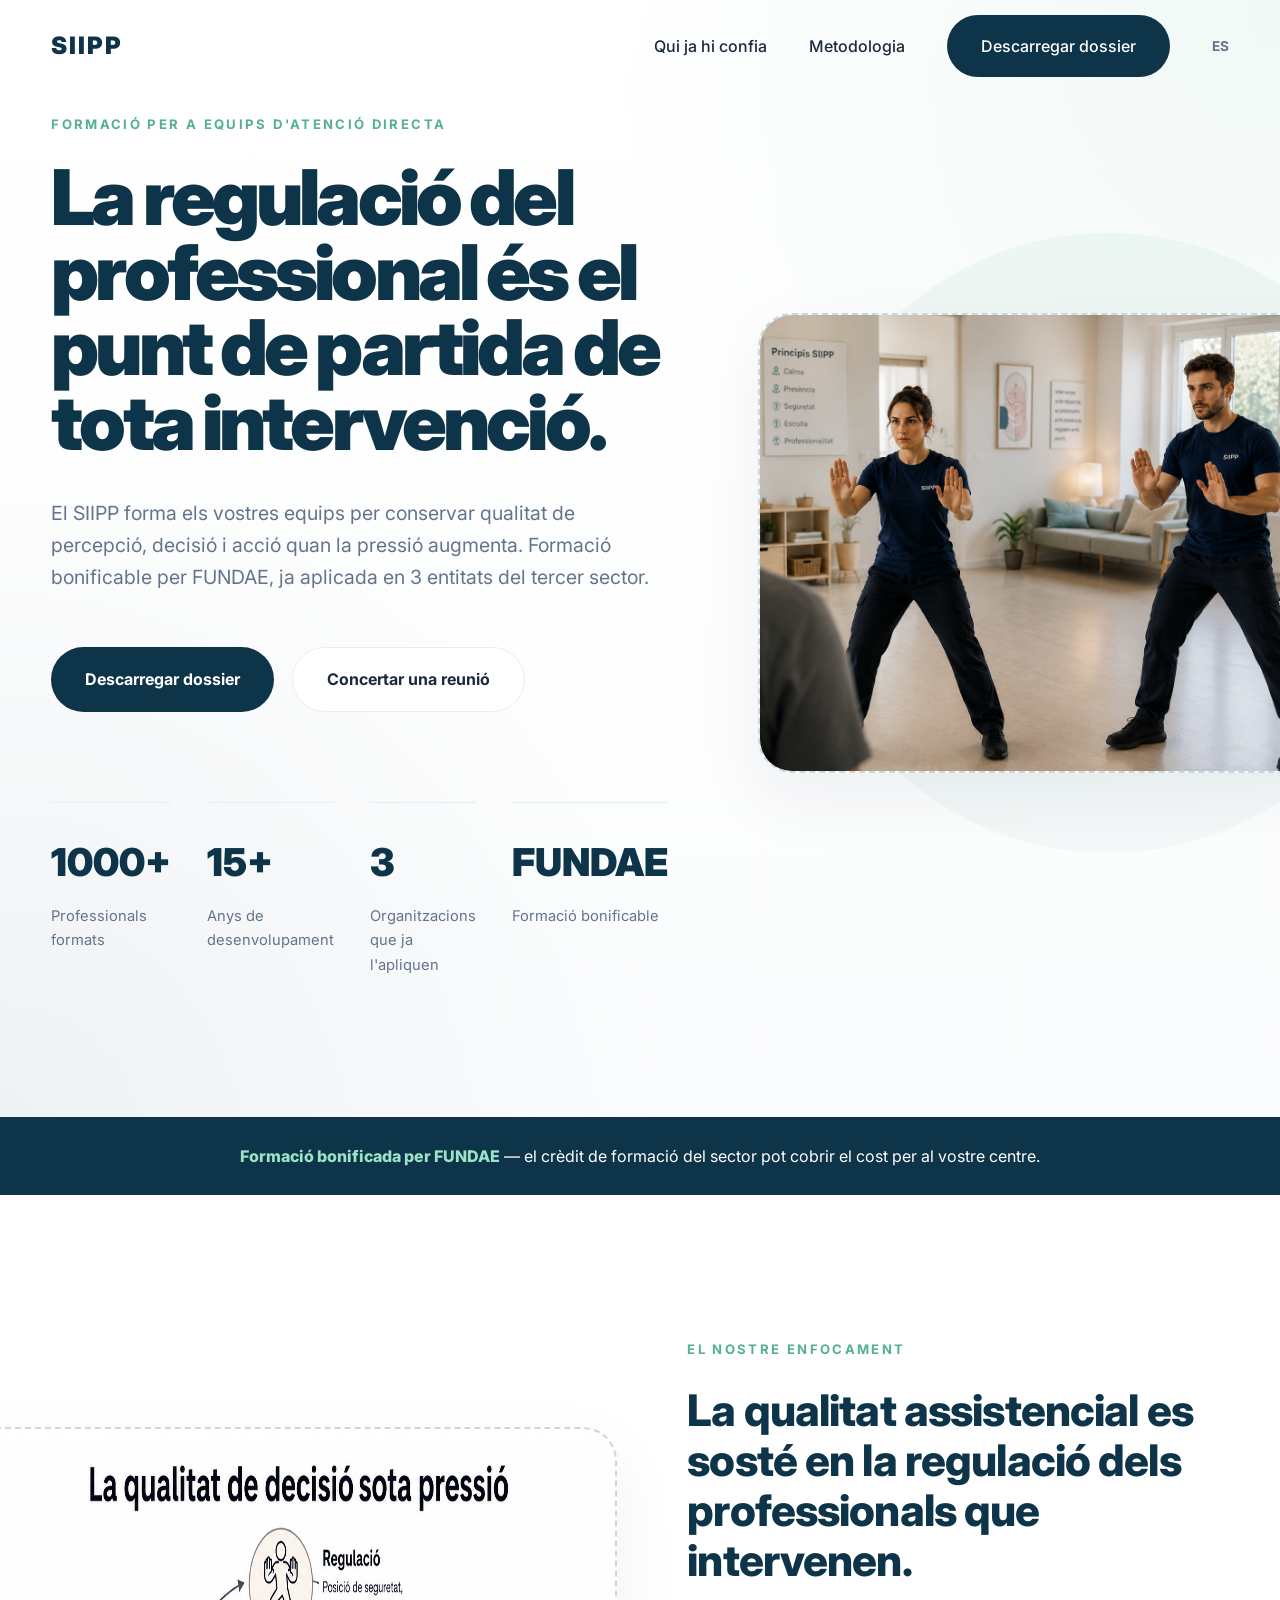
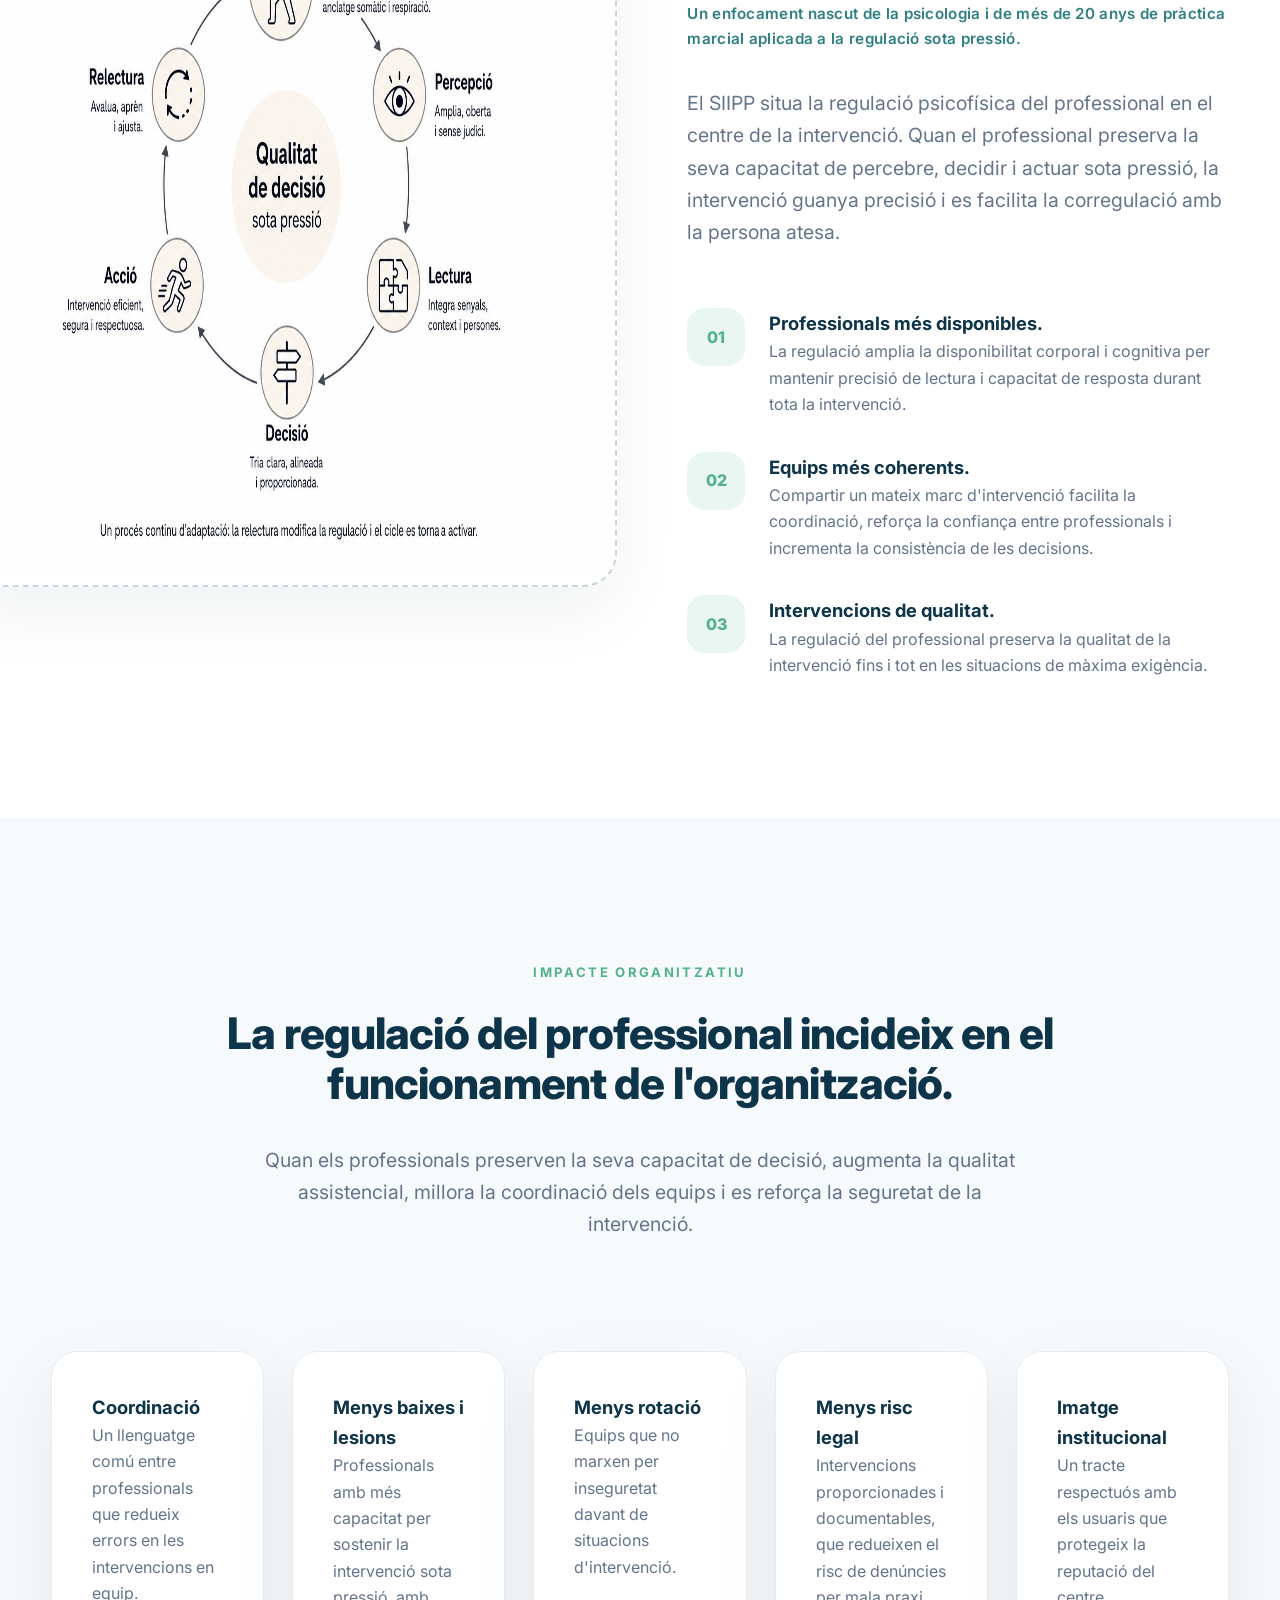
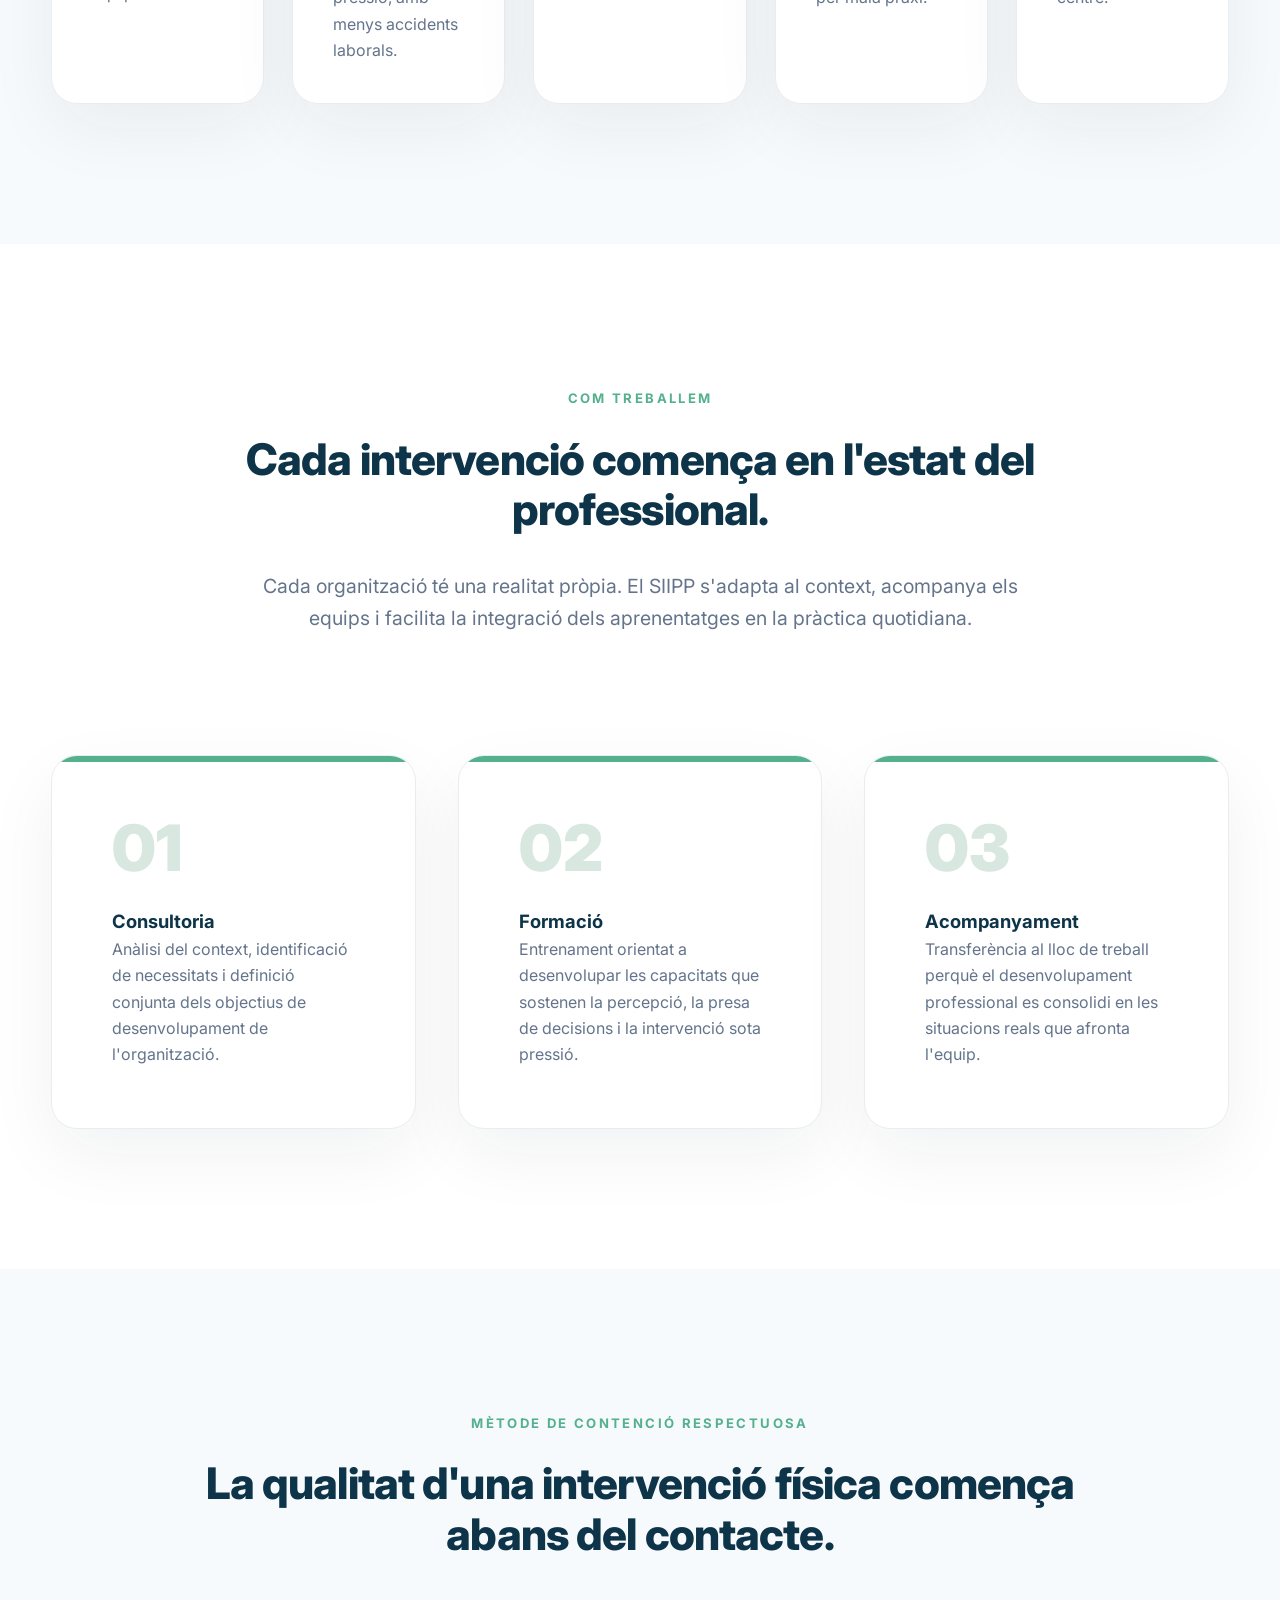
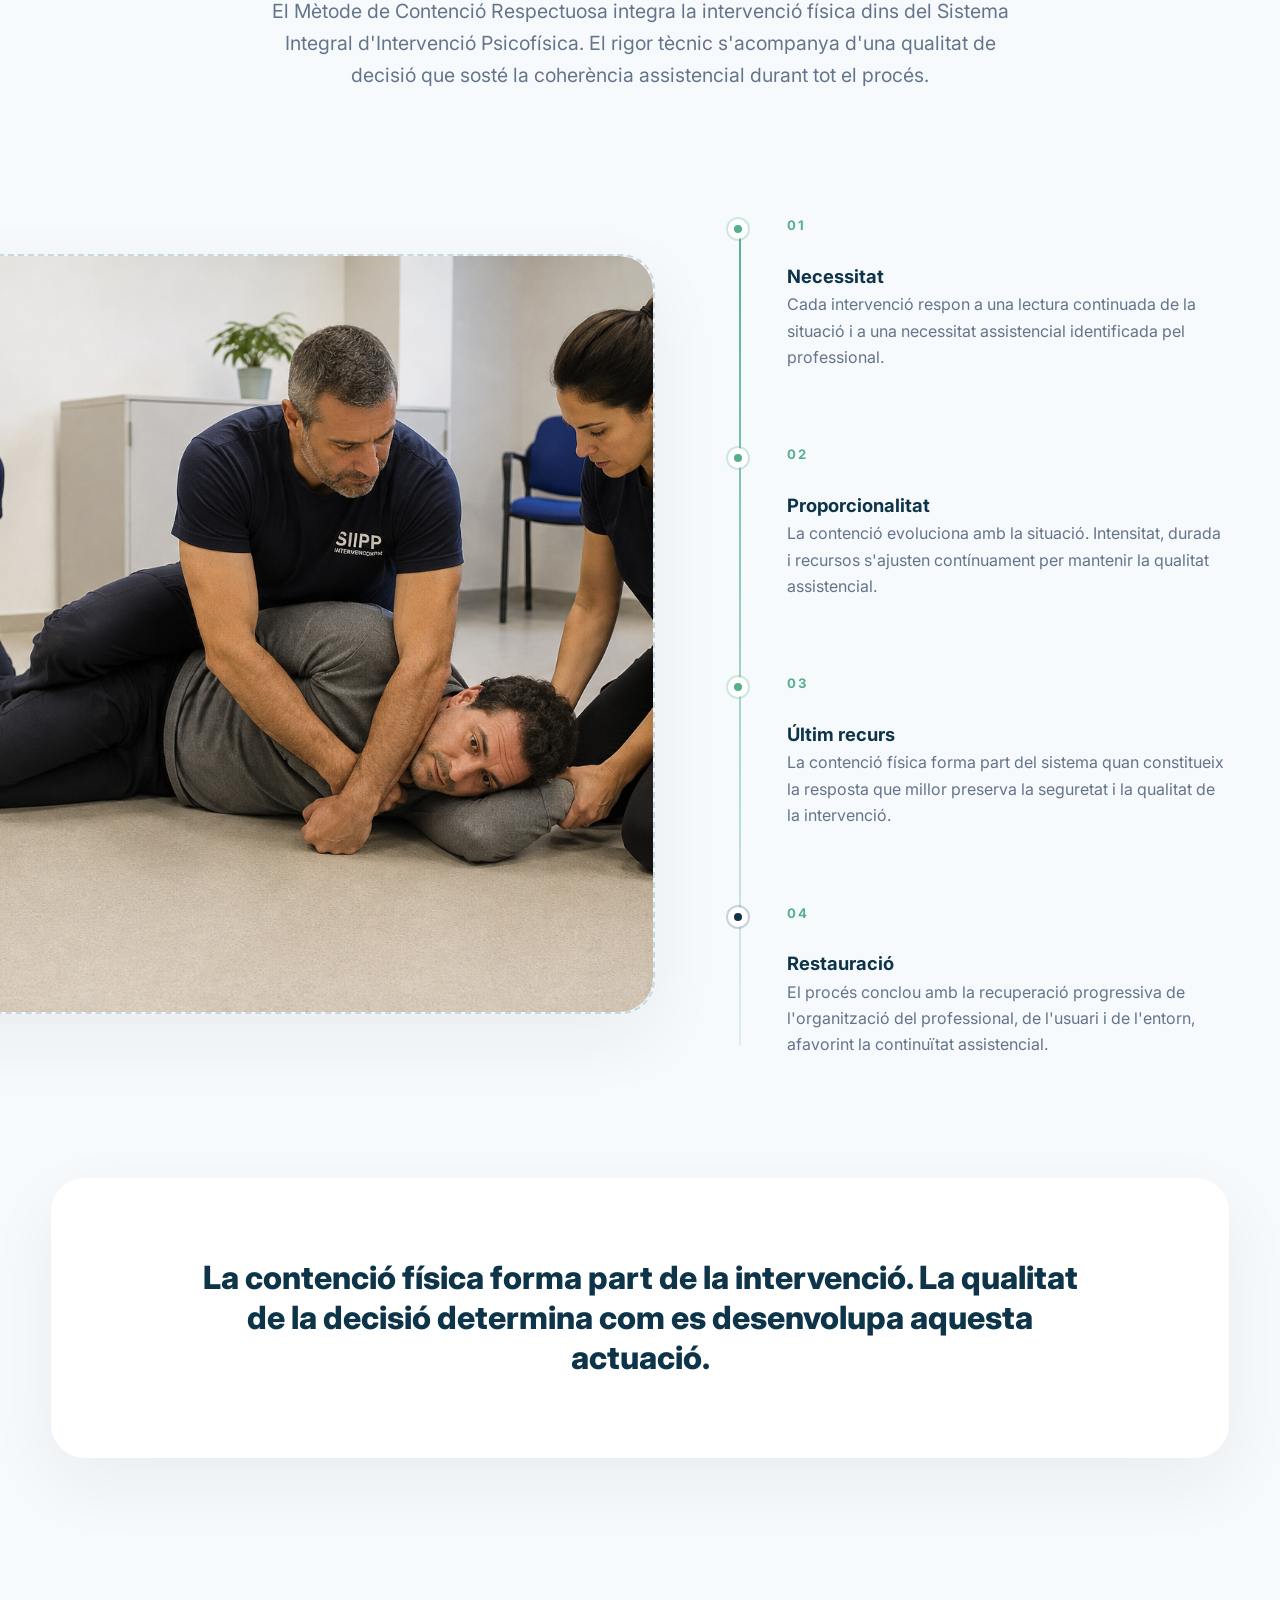
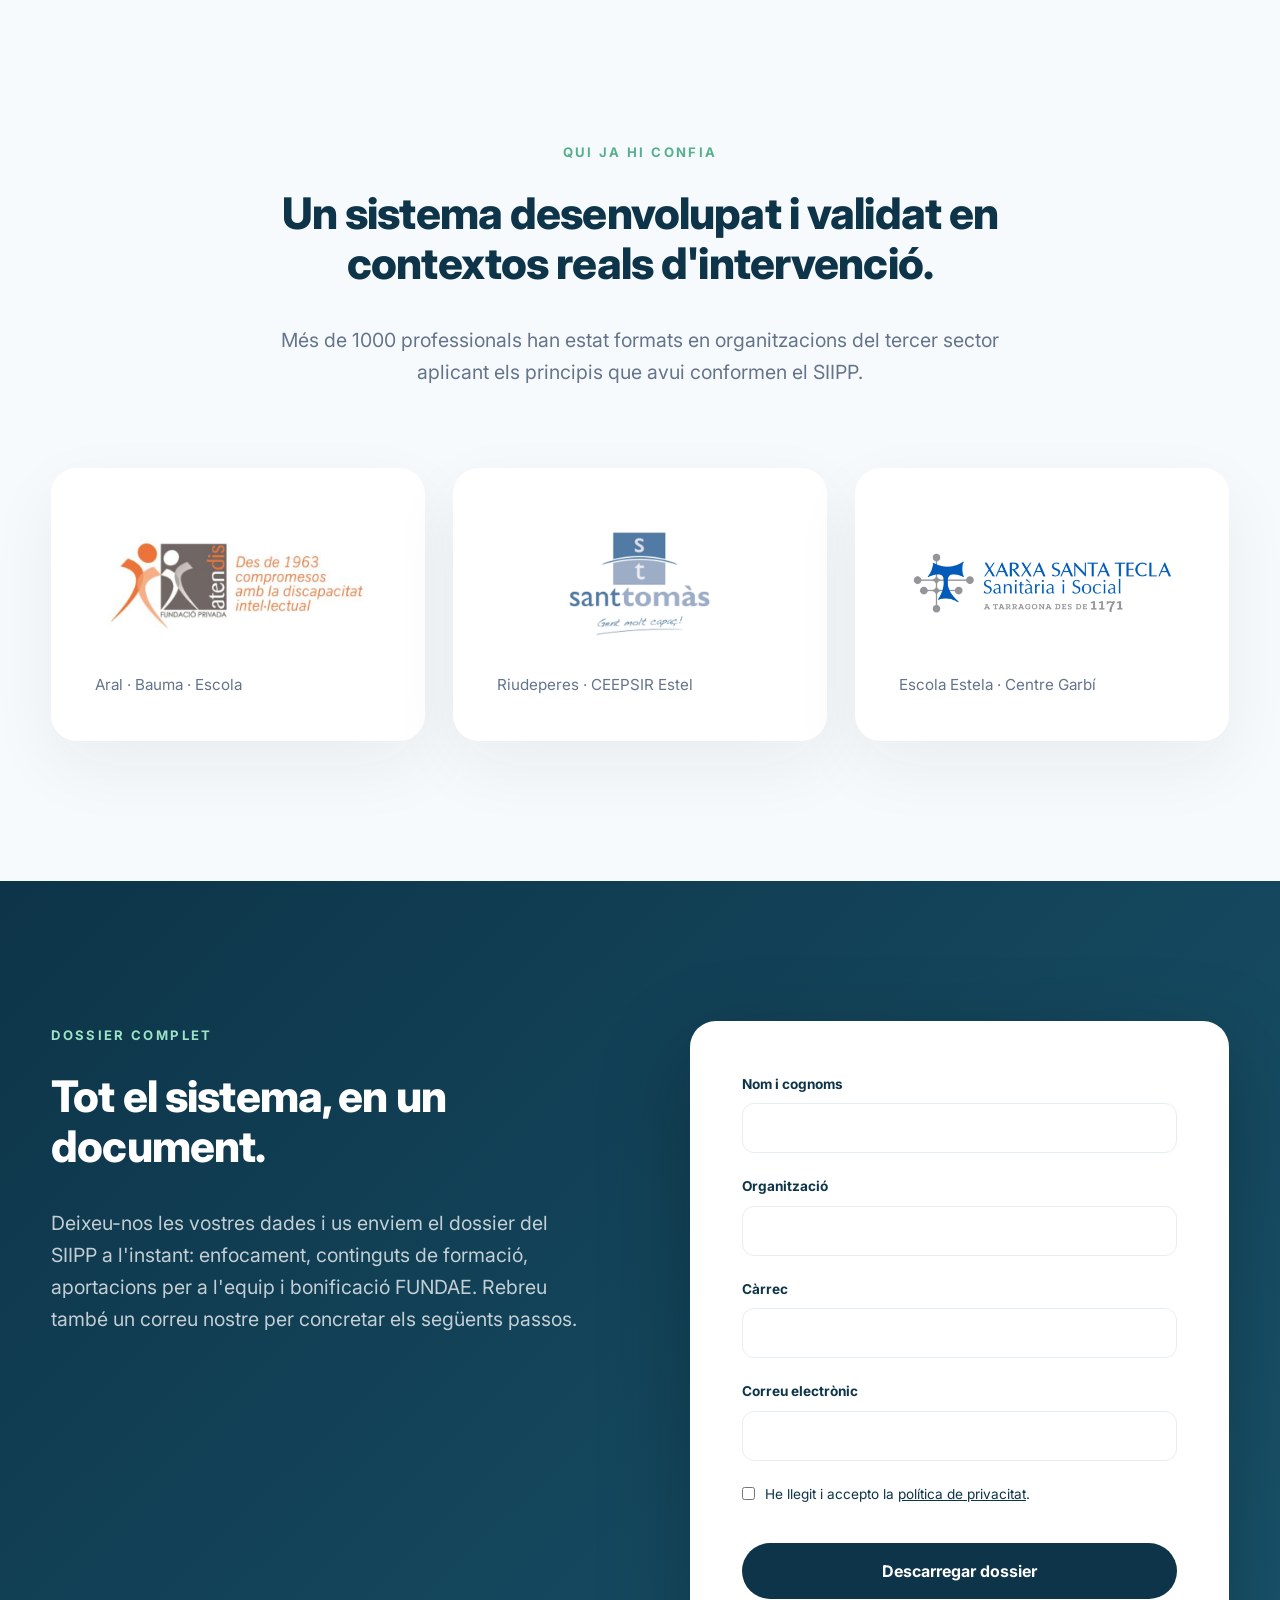
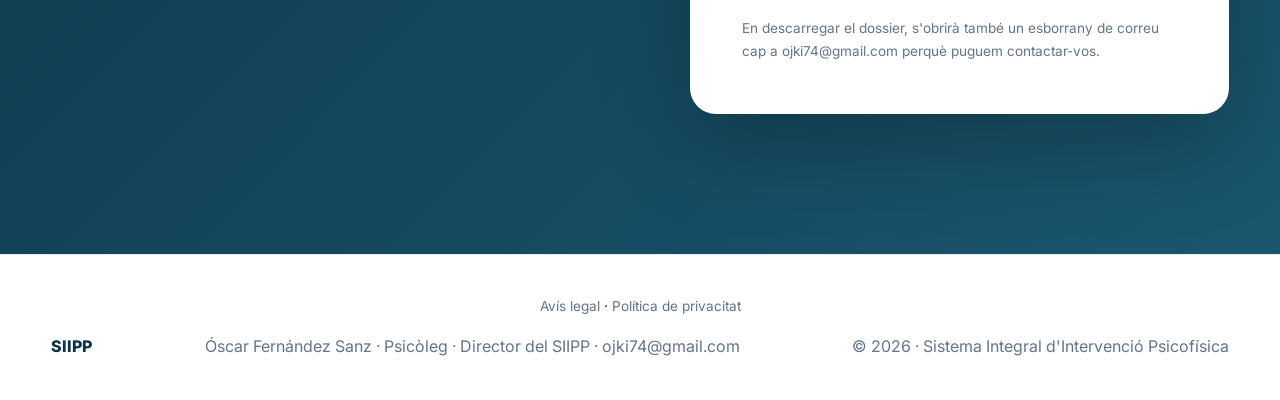
<file: index.html>
<!DOCTYPE html>
<html lang="ca">
<head>
<meta charset="UTF-8">
<meta name="viewport" content="width=device-width, initial-scale=1.0">
<title>SIIPP · Formació en regulació psicofísica per a equips d'atenció directa</title>
<meta name="description" content="Formació bonificable per FUNDAE que millora la qualitat de decisió i la seguretat dels equips d'atenció directa sota pressió.">
<link rel="preconnect" href="https://fonts.googleapis.com">
<link rel="preconnect" href="https://fonts.gstatic.com" crossorigin>
<link href="https://fonts.googleapis.com/css2?family=Inter:wght@300;400;500;600;700;800;900&display=swap" rel="stylesheet">
<style>
:root{
  --navy:#0D3448;
  --teal:#2E7F82;
  --green:#54B08D;
  --text:#1E293B;
  --text-soft:#64748B;
  --bg:#FFFFFF;
  --bg-soft:#F7FAFC;
  --line:#E7EEF3;
  --radius:26px;
  --shadow:0 25px 70px rgba(15,30,45,.06);
  --container:1280px;
}
*{margin:0;padding:0;box-sizing:border-box;}
html{scroll-behavior:smooth;}
body{font-family:'Inter',sans-serif;background:white;color:var(--text);line-height:1.65;overflow-x:hidden;-webkit-font-smoothing:antialiased;}
img{display:block;max-width:100%;}
a{text-decoration:none;color:inherit;}
.container{width:min(92%,var(--container));margin:auto;}
section{padding:140px 0;position:relative;}
h2{font-size:clamp(2rem,3.4vw,2.8rem);font-weight:800;letter-spacing:-.02em;color:var(--navy);line-height:1.15;}
.small-title{font-size:1.15rem;font-weight:700;color:var(--navy);}
p{color:var(--text-soft);}
.card{background:white;border:1px solid var(--line);border-radius:var(--radius);padding:40px;box-shadow:var(--shadow);}
header{position:fixed;top:0;left:0;width:100%;z-index:1000;transition:.35s;}
header.scrolled{background:rgba(255,255,255,.92);backdrop-filter:blur(18px);border-bottom:1px solid rgba(0,0,0,.04);}
nav{height:92px;display:flex;justify-content:space-between;align-items:center;}
.logo{font-size:1.5rem;font-weight:900;letter-spacing:.08em;color:var(--navy);}
.menu{display:flex;align-items:center;gap:42px;}
.menu a{font-weight:500;transition:.25s;}
.menu a:hover{color:var(--green);}
.button{display:inline-flex;align-items:center;justify-content:center;padding:18px 34px;border-radius:999px;font-weight:700;transition:.3s;border:none;cursor:pointer;font-family:inherit;font-size:1rem;}
.primary{background:var(--navy);color:white;}
.primary:hover{transform:translateY(-3px);background:#184C63;}
.secondary{border:1px solid var(--line);background:white;}
.secondary:hover{border-color:var(--green);color:var(--teal);}
.hero{min-height:100vh;display:flex;align-items:center;padding-top:110px;background:radial-gradient(circle at 100% 0%,rgba(84,176,141,.08),transparent 40%),radial-gradient(circle at 0% 100%,rgba(13,52,72,.05),transparent 40%),linear-gradient(#FFFFFF,#FBFCFD);overflow:hidden;}
.hero-grid{display:grid;grid-template-columns:1.05fr .95fr;gap:90px;align-items:center;}
.overline{display:inline-block;margin-bottom:24px;font-size:.82rem;font-weight:700;letter-spacing:.18em;text-transform:uppercase;color:var(--green);}
h1{font-size:clamp(3.2rem,6vw,5.2rem);line-height:.98;font-weight:900;letter-spacing:-.05em;color:var(--navy);}
.lead{margin-top:36px;font-size:1.22rem;color:var(--text-soft);max-width:670px;}
.hero-actions{margin-top:54px;display:flex;gap:18px;flex-wrap:wrap;}
.hero-photo{position:relative;display:flex;justify-content:center;align-items:center;height:760px;}
.hero-photo::before{content:"";position:absolute;width:620px;height:620px;border-radius:50%;background:linear-gradient(135deg,rgba(84,176,141,.08),rgba(46,127,130,.03));}
.photo{position:relative;width:520px;height:650px;border-radius:34px;border:2px dashed #C9D7DE;background:linear-gradient(135deg,#F8FBFC,#EEF5F7);display:flex;align-items:center;justify-content:center;overflow:hidden;box-shadow:var(--shadow);}
  .photo{position:relative;width:520px;height:650px;border-radius:34px;border:2px dashed #C9D7DE;background:linear-gradient(135deg,#F8FBFC,#EEF5F7);display:flex;align-items:center;justify-content:center;overflow:hidden;box-shadow:var(--shadow);}
.photo>img{position:absolute;inset:0;width:100%;height:100%;}
.hero-photo .photo{width:700px;height:460px;}
  #ciclePhoto::before{content:none;}
.photo::before{content:"FOTOGRAFIA";font-size:.82rem;font-weight:800;letter-spacing:.18em;color:#9BAEB8;}
.hero-bottom{margin-top:90px;display:grid;grid-template-columns:repeat(4,1fr);gap:36px;}
.metric{padding-top:28px;border-top:1px solid var(--line);}
.metric strong{display:block;font-size:2.4rem;font-weight:900;color:var(--navy);}
.metric span{display:block;margin-top:10px;font-size:.92rem;color:var(--text-soft);}
.fundae-strip{background:var(--navy);color:white;padding:26px 0;}
.fundae-strip .container{display:flex;align-items:center;justify-content:center;gap:16px;flex-wrap:wrap;text-align:center;}
.fundae-strip strong{color:#9BE3C5;font-weight:800;}
.clients{background:var(--bg-soft);}
.client-grid{margin-top:80px;display:grid;grid-template-columns:repeat(3,1fr);gap:28px;}
.client-card{background:white;border-radius:var(--radius);padding:44px;box-shadow:var(--shadow);}
.client-card .org{font-size:1.3rem;font-weight:800;color:var(--navy);margin-bottom:14px;}
.client-card .services{font-size:.95rem;color:var(--text-soft);}
.form-section{background:linear-gradient(135deg,#0D3448,#1A566E);color:white;}
.form-grid{display:grid;grid-template-columns:1fr 1fr;gap:100px;align-items:start;}
.form-grid h2{color:white;}
.form-grid .lead{color:rgba(255,255,255,.75);}
.form-card{background:white;border-radius:var(--radius);padding:52px;box-shadow:0 30px 90px rgba(0,0,0,.25);}
.field{margin-bottom:22px;}
.field label{display:block;font-size:.85rem;font-weight:700;color:var(--navy);margin-bottom:8px;}
.field input{width:100%;padding:14px 16px;border:1px solid var(--line);border-radius:12px;font-family:inherit;font-size:1rem;color:var(--text);}
.field input:focus{outline:2px solid var(--green);border-color:transparent;}
.form-card .button{width:100%;margin-top:8px;}
.form-note{margin-top:18px;font-size:.85rem;color:var(--text-soft);}
.confirm{display:none;margin-top:18px;padding:16px 18px;border-radius:14px;background:rgba(84,176,141,.12);color:#1E7A5B;font-size:.92rem;font-weight:600;}
@media(max-width:1100px){
  .hero-grid{grid-template-columns:1fr;}
  .hero{text-align:center;}
  .hero-actions{justify-content:center;}
  .hero-bottom{grid-template-columns:repeat(2,1fr);}
  .menu{display:none;}
  .hero-photo{height:auto;margin-top:70px;}
  .client-grid{grid-template-columns:1fr;}
  .form-grid{grid-template-columns:1fr;gap:60px;}
}
@media(max-width:700px){
  section{padding:80px 0;}
  h1{font-size:2.4rem;}
  h2{font-size:1.7rem;}
  .lead{font-size:1.05rem;}
  #posicionament > .container > div,
  #mcr .container > div[style*="grid-template-columns"]{
    grid-template-columns:1fr !important;
    gap:36px !important;
  }
  #mcr .container > div[style*="grid-template-columns"] > div:first-child{
    order:-1;
  }
  .hero-photo .photo{width:100%;height:340px;}
  .hero-photo .photo img{width:100%;transform:none;object-position:center;}
  #ciclePhoto{width:100% !important;height:320px !important;margin-left:0 !important;}
  #mcr .photo{width:100% !important;height:340px !important;margin-left:0 !important;}
  .photo{width:100%;height:340px;}
  .hero-bottom{grid-template-columns:repeat(2,1fr);gap:20px;}
  .metric strong{font-size:1.8rem;}
  [style*="padding:110px"]{padding:50px 30px !important;}
  [style*="padding:80px"]{padding:40px 24px !important;}
  div[style*="repeat(4,1fr)"],
  div[style*="repeat(3,1fr)"],
  div[style*="repeat(5,1fr)"]{
    grid-template-columns:1fr !important;
  }
}
</style>
</head>
<body>

<header id="header">
  <div class="container">
    <nav>
      <div class="logo">SIIPP</div>
      <div class="menu">
        <a href="#confianca">Qui ja hi confia</a>
        <a href="#metodologia">Metodologia</a>
        <a href="#dossier" class="button primary">Descarregar dossier</a>
        <a href="index-es.html" style="font-weight:700;font-size:.85rem;color:var(--text-soft);">ES</a>
      </div>
    </nav>
  </div>
</header>

<section class="hero">
  <div class="container">
    <div class="hero-grid">
      <div>
        <div class="overline">Formació per a equips d'atenció directa</div>
        <h1>La regulació del professional és el punt de partida de tota intervenció.</h1>
        <p class="lead">
          El SIIPP forma els vostres equips per conservar qualitat de percepció, decisió i acció quan la pressió augmenta. Formació bonificable per FUNDAE, ja aplicada en 3 entitats del tercer sector.
        </p>
        <div class="hero-actions">
          <a href="#dossier" class="button primary">Descarregar dossier</a>
          <a href="mailto:ojki74@gmail.com?subject=Reuni%C3%B3%20SIIPP" class="button secondary">Concertar una reunió</a>
        </div>
        <div class="hero-bottom">
          <div class="metric"><strong>1000+</strong><span>Professionals formats</span></div>
          <div class="metric"><strong>15+</strong><span>Anys de desenvolupament</span></div>
          <div class="metric"><strong>3</strong><span>Organitzacions que ja l'apliquen</span></div>
          <div class="metric"><strong>FUNDAE</strong><span>Formació bonificable</span></div>
        </div>
      </div>
      <div class="hero-photo">
  <div class="photo"><img src="hero_imagen.png" alt="Professionals en posició de regulació" style="width:130%;height:100%;object-fit:cover;object-position:right center;border-radius:34px;transform:translateX(-15%);"></div>
    </div>
  </div>
</section>

<div class="fundae-strip">
  <div class="container">
    <span><strong>Formació bonificada per FUNDAE</strong> — el crèdit de formació del sector pot cobrir el cost per al vostre centre.</span>
  </div>
</div>

<section id="posicionament">
  <div class="container">
  <div style="display:grid;grid-template-columns:1.15fr 1.1fr;gap:70px;align-items:center;">
      <div>
    <div class="photo" id="ciclePhoto" style="height:760px;width:calc(100% + 90px);background:white;margin-left:-90px;"><img src="retro_imagen.png" alt="Cicle de qualitat de decisió sota pressió" style="width:100%;height:100%;object-fit:fill;padding:8px;"></div>
      </div>
      <div>
        <div class="overline">El nostre enfocament</div>
       <h2>La qualitat assistencial es sosté en la regulació dels professionals que intervenen.</h2>
        <p style="margin-top:16px;font-size:.95rem;font-weight:600;color:var(--teal);letter-spacing:.02em;">
  Un enfocament nascut de la psicologia i de més de 20 anys de pràctica marcial aplicada a la regulació sota pressió.
</p>
        <p class="lead" style="margin-top:36px;">
        El SIIPP situa la regulació psicofísica del professional en el centre de la intervenció. Quan el professional preserva la seva capacitat de percebre, decidir i actuar sota pressió, la intervenció guanya precisió i es facilita la corregulació amb la persona atesa.
        </p>

        <div style="margin-top:60px;display:flex;flex-direction:column;gap:34px;">
          <div style="display:flex;gap:24px;align-items:flex-start;">
            <div style="width:58px;height:58px;border-radius:18px;background:rgba(84,176,141,.12);display:flex;align-items:center;justify-content:center;font-weight:800;color:var(--green);flex-shrink:0;">01</div>
            <div><h3 class="small-title">Professionals més disponibles.</h3>
           <p>La regulació amplia la disponibilitat corporal i cognitiva per mantenir precisió de lectura i capacitat de resposta durant tota la intervenció.</p></div>
          </div>
          <div style="display:flex;gap:24px;align-items:flex-start;">
            <div style="width:58px;height:58px;border-radius:18px;background:rgba(84,176,141,.12);display:flex;align-items:center;justify-content:center;font-weight:800;color:var(--green);flex-shrink:0;">02</div>
            <div><h3 class="small-title">Equips més coherents.</h3>
            <p>Compartir un mateix marc d'intervenció facilita la coordinació, reforça la confiança entre professionals i incrementa la consistència de les decisions.</p></div>
          </div>
          <div style="display:flex;gap:24px;align-items:flex-start;">
            <div style="width:58px;height:58px;border-radius:18px;background:rgba(84,176,141,.12);display:flex;align-items:center;justify-content:center;font-weight:800;color:var(--green);flex-shrink:0;">03</div>
            <div><h3 class="small-title">Intervencions de qualitat.</h3>
            <p>La regulació del professional preserva la qualitat de la intervenció fins i tot en les situacions de màxima exigència.</p></div>
          </div>
        </div>
      </div>
    </div>
  </div>
</section>

<section style="background:var(--bg-soft);">
  <div class="container">
    <div style="text-align:center;max-width:900px;margin:auto;">
      <div class="overline">Impacte organitzatiu</div>
      <h2>La regulació del professional incideix en el funcionament de l'organització.</h2>
      <p class="lead" style="max-width:760px;margin:36px auto 0;">
        Quan els professionals preserven la seva capacitat de decisió, augmenta la qualitat assistencial, millora la coordinació dels equips i es reforça la seguretat de la intervenció.
      </p>
    </div>
    <div style="margin-top:110px;display:grid;grid-template-columns:repeat(5,1fr);gap:28px;">
      <div class="card"><h3 class="small-title">Coordinació</h3><p>Un llenguatge comú entre professionals que redueix errors en les intervencions en equip.</p></div>
      <div class="card"><h3 class="small-title">Menys baixes i lesions</h3><p>Professionals amb més capacitat per sostenir la intervenció sota pressió, amb menys accidents laborals.</p></div>
      <div class="card"><h3 class="small-title">Menys rotació</h3><p>Equips que no marxen per inseguretat davant de situacions d'intervenció.</p></div>
      <div class="card"><h3 class="small-title">Menys risc legal</h3><p>Intervencions proporcionades i documentables, que redueixen el risc de denúncies per mala praxi.</p></div>
      <div class="card"><h3 class="small-title">Imatge institucional</h3><p>Un tracte respectuós amb els usuaris que protegeix la reputació del centre.</p></div>
    </div>
  </div>
</section>

<section id="metodologia">
  <div class="container">
    <div style="max-width:900px;margin:auto;text-align:center;">
      <div class="overline">Com treballem</div>
      <h2>Cada intervenció comença en l'estat del professional.</h2>
      <p class="lead" style="max-width:760px;margin:36px auto 0;">
        Cada organització té una realitat pròpia. El SIIPP s'adapta al context, acompanya els equips i facilita la integració dels aprenentatges en la pràctica quotidiana.
      </p>
    </div>
    <div style="margin-top:120px;display:grid;grid-template-columns:repeat(3,1fr);gap:42px;">
      <div class="card" style="padding:60px;position:relative;overflow:hidden;">
        <div style="position:absolute;left:0;top:0;width:100%;height:6px;background:var(--green);"></div>
        <div style="font-size:4rem;font-weight:900;color:#D8E8E1;line-height:1;">01</div>
        <h3 class="small-title" style="margin-top:26px;">Consultoria</h3>
        <p>Anàlisi del context, identificació de necessitats i definició conjunta dels objectius de desenvolupament de l'organització.</p>
      </div>
      <div class="card" style="padding:60px;position:relative;overflow:hidden;">
        <div style="position:absolute;left:0;top:0;width:100%;height:6px;background:var(--green);"></div>
        <div style="font-size:4rem;font-weight:900;color:#D8E8E1;line-height:1;">02</div>
        <h3 class="small-title" style="margin-top:26px;">Formació</h3>
        <p>Entrenament orientat a desenvolupar les capacitats que sostenen la percepció, la presa de decisions i la intervenció sota pressió.</p>
      </div>
      <div class="card" style="padding:60px;position:relative;overflow:hidden;">
        <div style="position:absolute;left:0;top:0;width:100%;height:6px;background:var(--green);"></div>
        <div style="font-size:4rem;font-weight:900;color:#D8E8E1;line-height:1;">03</div>
        <h3 class="small-title" style="margin-top:26px;">Acompanyament</h3>
        <p>Transferència al lloc de treball perquè el desenvolupament professional es consolidi en les situacions reals que afronta l'equip.</p>
      </div>
    </div>
  </div>
</section>

<section id="mcr" style="background:var(--bg-soft);">
  <div class="container">
    <div style="max-width:920px;margin:auto;text-align:center;">
      <div class="overline">Mètode de Contenció Respectuosa</div>
      <h2>La qualitat d'una intervenció física comença abans del contacte.</h2>
      <p class="lead" style="max-width:760px;margin:36px auto 0;">
        El Mètode de Contenció Respectuosa integra la intervenció física dins del Sistema Integral d'Intervenció Psicofísica. El rigor tècnic s'acompanya d'una qualitat de decisió que sosté la coherència assistencial durant tot el procés.
      </p>
    </div>
   <div style="margin-top:120px;display:grid;grid-template-columns:1.05fr .95fr;gap:100px;align-items:center;">
  <div><div class="photo" style="height:760px;width:calc(100% + 185px);margin-left:-147px;"><img src="mcr_imagen.png" alt="Contenció en equip SIIPP" style="width:100%;height:100%;object-fit:cover;object-position:center 30%;border-radius:34px;"></div></div>
  <div style="position:relative;padding-left:70px;">
    <div style="position:absolute;left:22px;top:12px;bottom:12px;width:2px;background:linear-gradient(var(--green),rgba(84,176,141,.15));"></div>
    <div style="position:relative;margin-bottom:70px;">
      <div style="position:absolute;left:-59px;top:8px;width:20px;height:20px;border-radius:50%;background:var(--green);border:6px solid white;box-shadow:0 0 0 2px rgba(84,176,141,.25);"></div>
      <div class="overline">01</div>
      <h3 class="small-title">Necessitat</h3>
      <p>Cada intervenció respon a una lectura continuada de la situació i a una necessitat assistencial identificada pel professional.</p>
    </div>
    <div style="position:relative;margin-bottom:70px;">
      <div style="position:absolute;left:-59px;top:8px;width:20px;height:20px;border-radius:50%;background:var(--green);border:6px solid white;box-shadow:0 0 0 2px rgba(84,176,141,.25);"></div>
      <div class="overline">02</div>
      <h3 class="small-title">Proporcionalitat</h3>
      <p>La contenció evoluciona amb la situació. Intensitat, durada i recursos s'ajusten contínuament per mantenir la qualitat assistencial.</p>
    </div>
    <div style="position:relative;margin-bottom:70px;">
      <div style="position:absolute;left:-59px;top:8px;width:20px;height:20px;border-radius:50%;background:var(--green);border:6px solid white;box-shadow:0 0 0 2px rgba(84,176,141,.25);"></div>
      <div class="overline">03</div>
      <h3 class="small-title">Últim recurs</h3>
      <p>La contenció física forma part del sistema quan constitueix la resposta que millor preserva la seguretat i la qualitat de la intervenció.</p>
    </div>
    <div style="position:relative;">
      <div style="position:absolute;left:-59px;top:8px;width:20px;height:20px;border-radius:50%;background:var(--navy);border:6px solid white;box-shadow:0 0 0 2px rgba(13,52,72,.20);"></div>
      <div class="overline">04</div>
      <h3 class="small-title">Restauració</h3>
      <p>El procés conclou amb la recuperació progressiva de l'organització del professional, de l'usuari i de l'entorn, afavorint la continuïtat assistencial.</p>
    </div>
  </div>
</div>
    <div style="margin-top:120px;padding:80px;border-radius:34px;background:white;box-shadow:var(--shadow);text-align:center;">
      <h3 style="font-size:2rem;font-weight:800;line-height:1.25;max-width:900px;margin:auto;color:var(--navy);">
       La contenció física forma part de la intervenció. La qualitat de la decisió determina com es desenvolupa aquesta actuació.
      </h3>
    </div>
  </div>
</section>

<section id="confianca" class="clients">
  <div class="container">
    <div style="max-width:860px;margin:auto;text-align:center;">
      <div class="overline">Qui ja hi confia</div>
      <h2>Un sistema desenvolupat i validat en contextos reals d'intervenció.</h2>
      <p class="lead" style="max-width:760px;margin:36px auto 0;">
       Més de 1000 professionals han estat formats en organitzacions del tercer sector aplicant els principis que avui conformen el SIIPP.
     </p>
    </div>
    <div class="client-grid">
      <div class="client-card">
       <div style="height:140px;display:flex;align-items:center;justify-content:center;margin-bottom:20px;">
  <img src="Atendis.png" alt="Fundació Atendis" style="max-width:100%;max-height:100%;object-fit:contain;">
</div>
        <div class="services">Aral · Bauma · Escola</div>
      </div>
      <div class="client-card">
        <div style="height:140px;display:flex;align-items:center;justify-content:center;margin-bottom:20px;">
  <img src="Sant_tomas.png" alt="Sant Tomàs" style="max-width:100%;max-height:100%;object-fit:contain;">
</div>
        <div class="services">Riudeperes · CEEPSIR Estel</div>
      </div>
      <div class="client-card">
       <div style="height:140px;display:flex;align-items:center;justify-content:center;margin-bottom:20px;">
  <img src="xarxa_santa_tecla.png" alt="Xarxa Santa Tecla" style="max-width:100%;max-height:100%;object-fit:contain;">
</div>
        <div class="services">Escola Estela · Centre Garbí</div>
      </div>
    </div>
    </div>
  </div>
</section>

<section id="dossier" class="form-section">
  <div class="container">
    <div class="form-grid">
      <div>
        <div class="overline" style="color:#9BE3C5;">Dossier complet</div>
        <h2>Tot el sistema, en un document.</h2>
        <p class="lead">
          Deixeu-nos les vostres dades i us enviem el dossier del SIIPP a l'instant: enfocament, continguts de formació, aportacions per a l'equip i bonificació FUNDAE. Rebreu també un correu nostre per concretar els següents passos.
        </p>
      </div>
      <div class="form-card">
      <form id="dossierForm" action="https://formspree.io/f/mvkpoldk" method="POST">
          <div class="field">
            <label for="nom">Nom i cognoms</label>
        <input type="text" id="nom" name="nom" required>
          </div>
          <div class="field">
            <label for="organitzacio">Organització</label>
           <input type="text" id="organitzacio" name="organitzacio" required>
          </div>
          <div class="field">
            <label for="carrec">Càrrec</label>
         <input type="text" id="carrec" name="carrec">
          </div>
          <div class="field">
            <label for="email">Correu electrònic</label>
         <input type="email" id="email" name="email" required>
          </div>
        <div class="field" style="display:flex;align-items:flex-start;gap:10px;">
  <input type="checkbox" id="rgpd" name="rgpd" required style="margin-top:4px;width:auto;">
  <label for="rgpd" style="font-weight:400;font-size:.85rem;">He llegit i accepto la <a href="privacitat.html" target="_blank" style="text-decoration:underline;">política de privacitat</a>.</label>
</div>

          <button type="submit" class="button primary">Descarregar dossier</button>
          <p class="form-note">En descarregar el dossier, s'obrirà també un esborrany de correu cap a ojki74@gmail.com perquè puguem contactar-vos.</p>
          <div class="confirm" id="confirmMsg">Dossier obert. Reviseu també el correu que s'ha preparat per enviar-nos.</div>
        </form>
      </div>
    </div>
  </div>
</section>

<footer style="padding:40px 0;border-top:1px solid var(--line);">
  <div class="container" style="text-align:center;padding-bottom:16px;font-size:.85rem;">
    <a href="avis-legal.html" style="color:var(--text-soft);">Avís legal</a> · <a href="privacitat.html" style="color:var(--text-soft);">Política de privacitat</a>
  </div>
  <div class="container" style="display:flex;justify-content:space-between;align-items:center;flex-wrap:wrap;gap:20px;">
    <div style="font-weight:800;color:var(--navy);">SIIPP</div>
   <div style="color:var(--text-soft);">Óscar Fernández Sanz · Psicòleg · Director del SIIPP · ojki74@gmail.com</div>
    <div style="color:var(--text-soft);">© 2026 · Sistema Integral d'Intervenció Psicofísica</div>
  </div>
</footer>

<script>
const header=document.getElementById("header");
window.addEventListener("scroll",()=>{
  if(window.scrollY>40){header.classList.add("scrolled");}else{header.classList.remove("scrolled");}
});

document.getElementById("dossierForm").addEventListener("submit", async function(e){
  e.preventDefault();
  const form = e.target;
  const btn = form.querySelector("button[type=submit]");
  btn.disabled = true;
  btn.textContent = "Enviant...";
  try {
    const res = await fetch(form.action, {
      method: "POST",
      body: new FormData(form),
      headers: { "Accept": "application/json" }
    });
    if (res.ok) {
      window.open("./SIIPP-Dossier.pdf", "_blank");
      document.getElementById("confirmMsg").style.display = "block";
      form.reset();
    } else {
      alert("No s'ha pogut enviar. Torna-ho a provar o escriu a ojki74@gmail.com.");
    }
  } catch (err) {
    alert("No s'ha pogut enviar. Torna-ho a provar o escriu a ojki74@gmail.com.");
  }
  btn.disabled = false;
  btn.textContent = "Descarregar dossier";
});
</script>

</body>
</html>
</file>
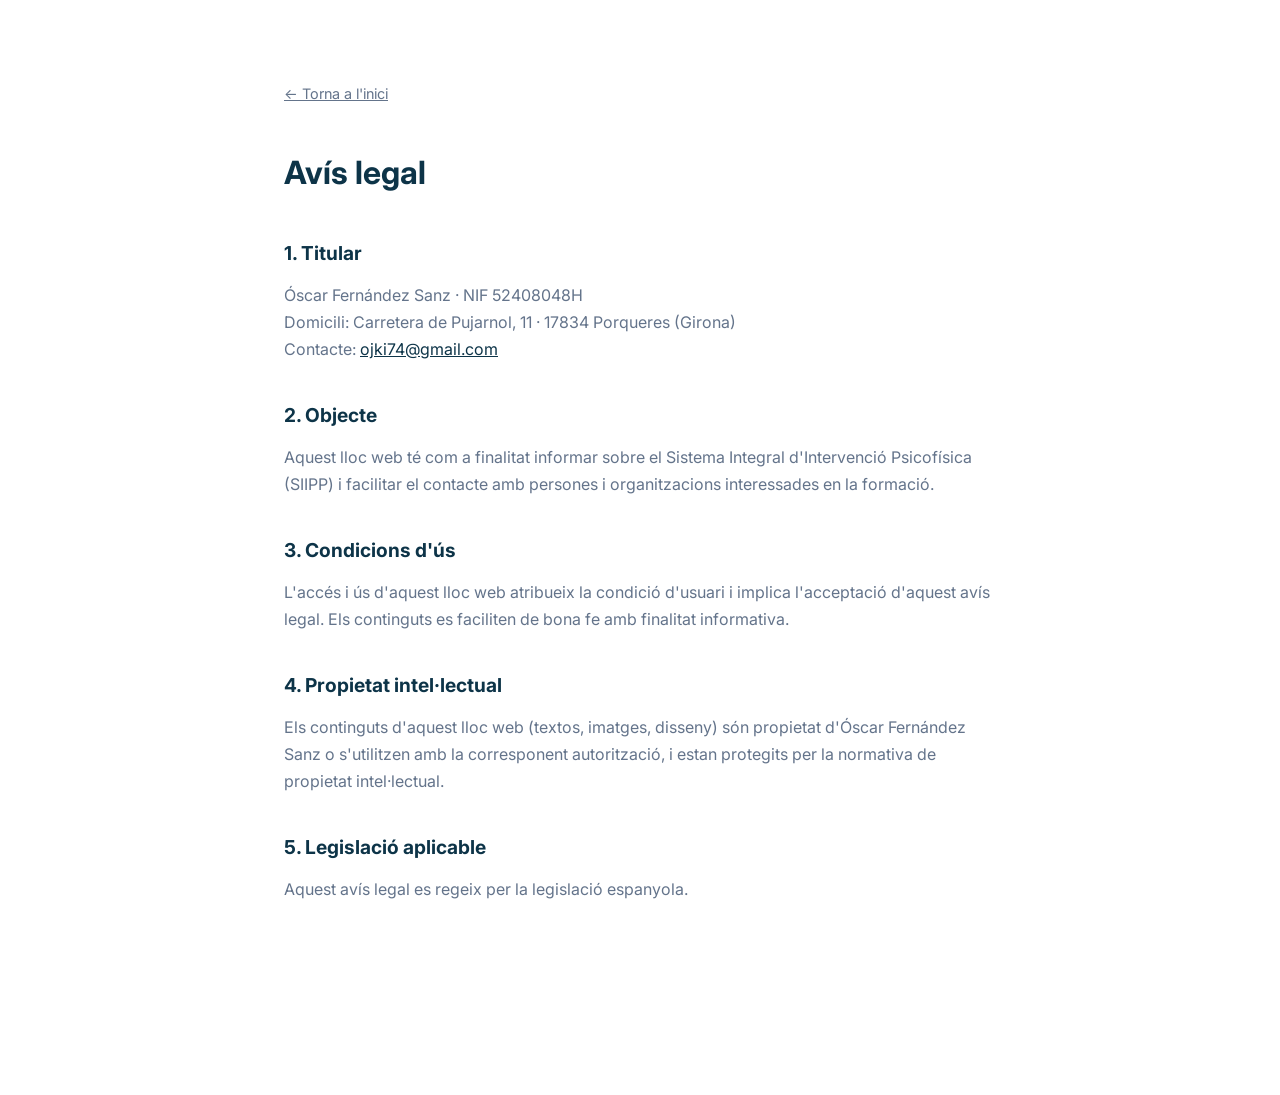
<file: avis-legal.html>
<!DOCTYPE html>
<html lang="es">
<head>
<meta charset="UTF-8">
<meta name="viewport" content="width=device-width, initial-scale=1.0">
<title>Aviso legal · SIIPP</title>
<link rel="preconnect" href="https://fonts.googleapis.com">
<link href="https://fonts.googleapis.com/css2?family=Inter:wght@300;400;500;600;700;800&display=swap" rel="stylesheet">
<style>
:root{--navy:#0D3448;--text:#1E293B;--text-soft:#64748B;--line:#E7EEF3;}
*{margin:0;padding:0;box-sizing:border-box;}
body{font-family:'Inter',sans-serif;color:var(--text);line-height:1.7;max-width:760px;margin:80px auto;padding:0 24px 100px;}
h1{color:var(--navy);font-size:2rem;margin-bottom:32px;}
h2{color:var(--navy);font-size:1.2rem;margin-top:36px;margin-bottom:12px;}
p{color:var(--text-soft);margin-bottom:12px;}
a{color:var(--navy);}
.back{display:inline-block;margin-bottom:40px;color:var(--text-soft);font-size:.9rem;}
</style>
</head>
<body>
<a href="index.html" class="back">← Torna a l'inici</a>
<h1>Avís legal</h1>

<h2>1. Titular</h2>
<p>Óscar Fernández Sanz · NIF 52408048H<br>
Domicili: Carretera de Pujarnol, 11 · 17834 Porqueres (Girona)<br>
Contacte: <a href="mailto:ojki74@gmail.com">ojki74@gmail.com</a></p>

<h2>2. Objecte</h2>
<p>Aquest lloc web té com a finalitat informar sobre el Sistema Integral d'Intervenció Psicofísica (SIIPP) i facilitar el contacte amb persones i organitzacions interessades en la formació.</p>

<h2>3. Condicions d'ús</h2>
<p>L'accés i ús d'aquest lloc web atribueix la condició d'usuari i implica l'acceptació d'aquest avís legal. Els continguts es faciliten de bona fe amb finalitat informativa.</p>

<h2>4. Propietat intel·lectual</h2>
<p>Els continguts d'aquest lloc web (textos, imatges, disseny) són propietat d'Óscar Fernández Sanz o s'utilitzen amb la corresponent autorització, i estan protegits per la normativa de propietat intel·lectual.</p>

<h2>5. Legislació aplicable</h2>
<p>Aquest avís legal es regeix per la legislació espanyola.</p>
</body>
</html>
</file>
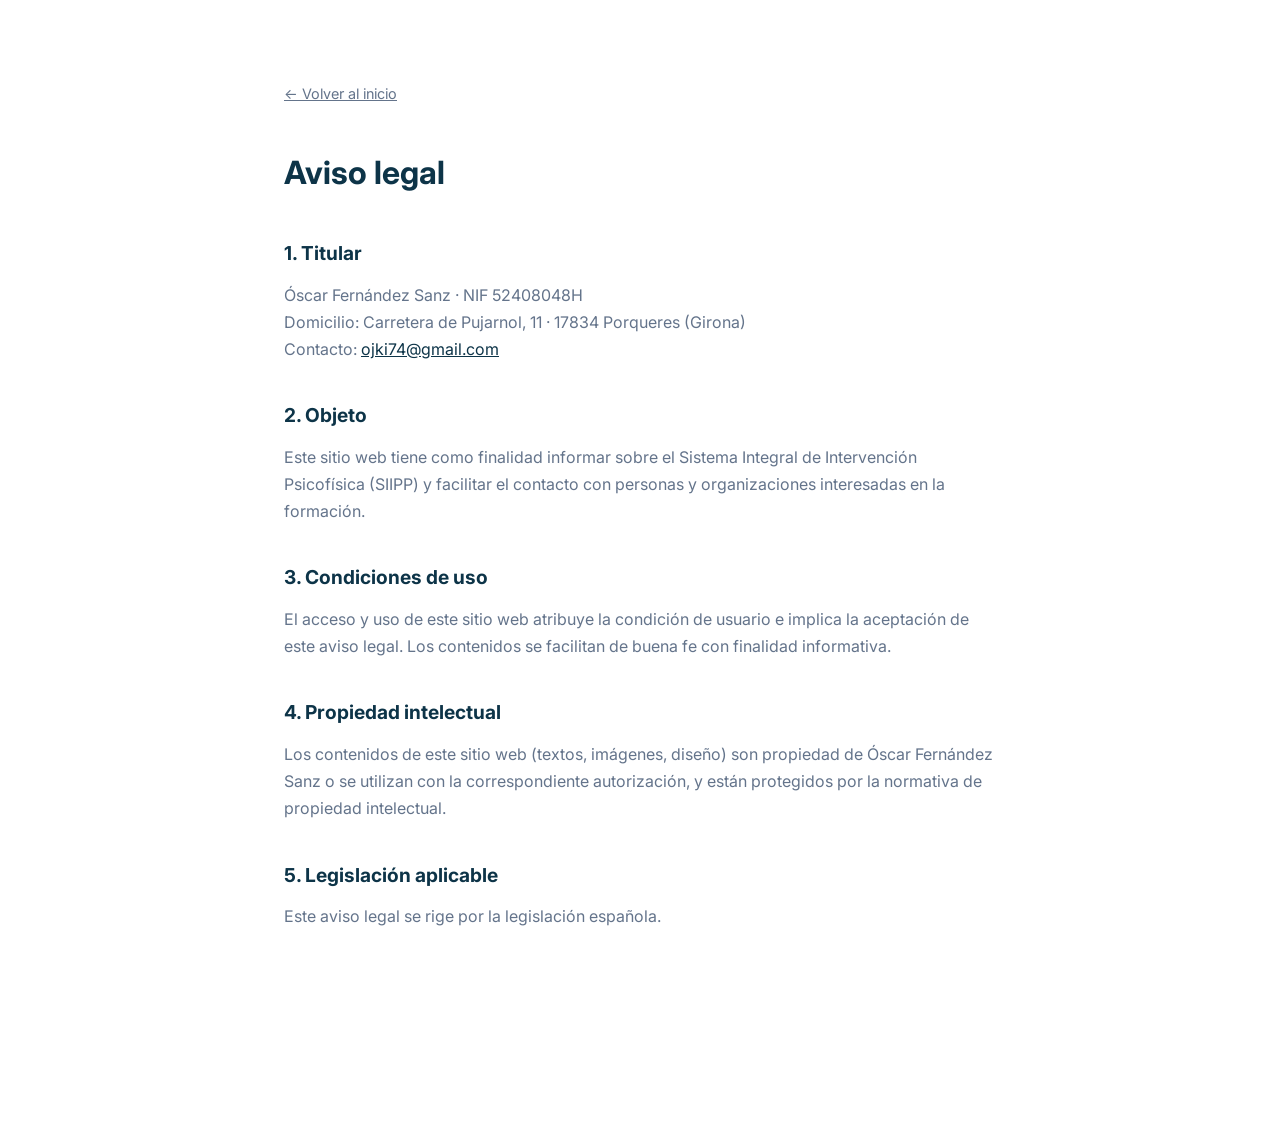
<file: aviso-legal-es.html>
<!DOCTYPE html>
<html lang="es">
<head>
<meta charset="UTF-8">
<meta name="viewport" content="width=device-width, initial-scale=1.0">
<title>Aviso legal · SIIPP</title>
<link rel="preconnect" href="https://fonts.googleapis.com">
<link href="https://fonts.googleapis.com/css2?family=Inter:wght@300;400;500;600;700;800&display=swap" rel="stylesheet">
<style>
:root{--navy:#0D3448;--text:#1E293B;--text-soft:#64748B;--line:#E7EEF3;}
*{margin:0;padding:0;box-sizing:border-box;}
body{font-family:'Inter',sans-serif;color:var(--text);line-height:1.7;max-width:760px;margin:80px auto;padding:0 24px 100px;}
h1{color:var(--navy);font-size:2rem;margin-bottom:32px;}
h2{color:var(--navy);font-size:1.2rem;margin-top:36px;margin-bottom:12px;}
p{color:var(--text-soft);margin-bottom:12px;}
a{color:var(--navy);}
.back{display:inline-block;margin-bottom:40px;color:var(--text-soft);font-size:.9rem;}
</style>
</head>
<body>
<a href="index-es.html" class="back">← Volver al inicio</a>
<h1>Aviso legal</h1>

<h2>1. Titular</h2>
<p>Óscar Fernández Sanz · NIF 52408048H<br>
Domicilio: Carretera de Pujarnol, 11 · 17834 Porqueres (Girona)<br>
Contacto: <a href="mailto:ojki74@gmail.com">ojki74@gmail.com</a></p>

<h2>2. Objeto</h2>
<p>Este sitio web tiene como finalidad informar sobre el Sistema Integral de Intervención Psicofísica (SIIPP) y facilitar el contacto con personas y organizaciones interesadas en la formación.</p>

<h2>3. Condiciones de uso</h2>
<p>El acceso y uso de este sitio web atribuye la condición de usuario e implica la aceptación de este aviso legal. Los contenidos se facilitan de buena fe con finalidad informativa.</p>

<h2>4. Propiedad intelectual</h2>
<p>Los contenidos de este sitio web (textos, imágenes, diseño) son propiedad de Óscar Fernández Sanz o se utilizan con la correspondiente autorización, y están protegidos por la normativa de propiedad intelectual.</p>

<h2>5. Legislación aplicable</h2>
<p>Este aviso legal se rige por la legislación española.</p>
</body>
</html>
</file>
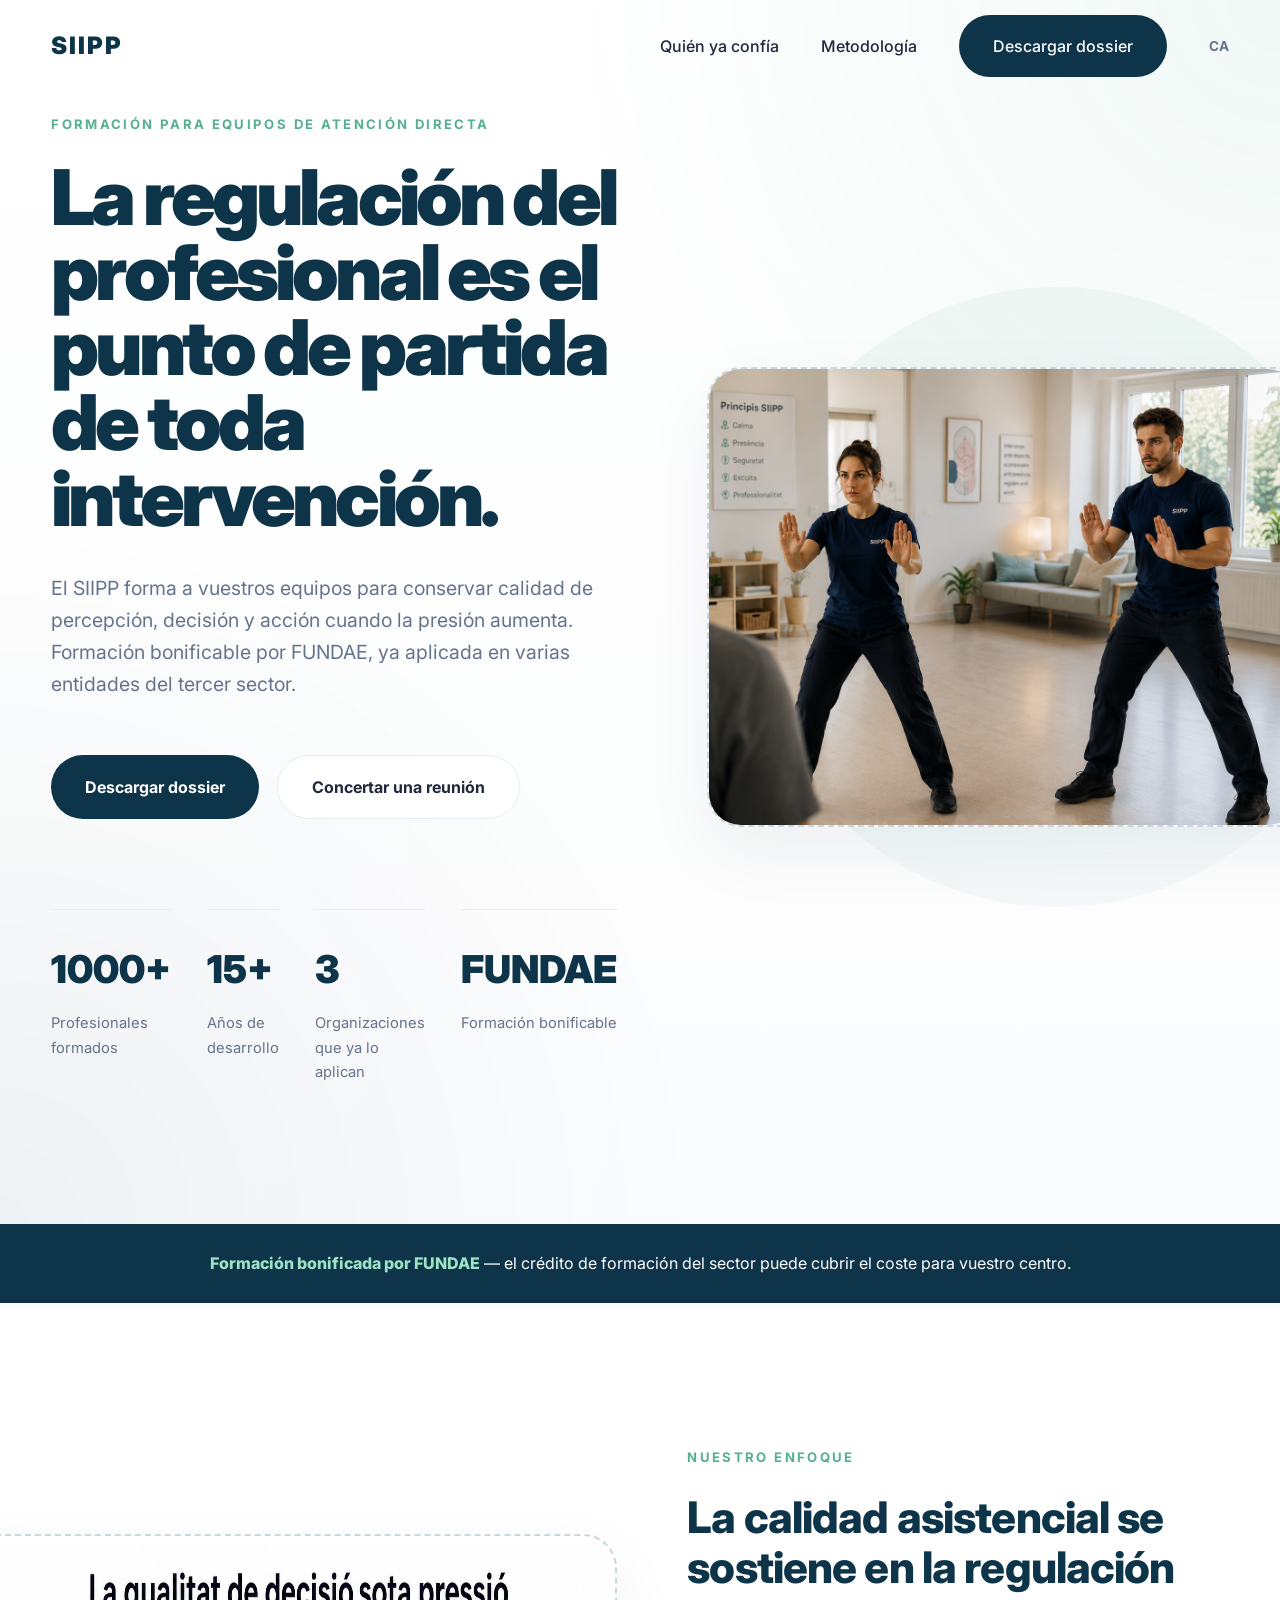
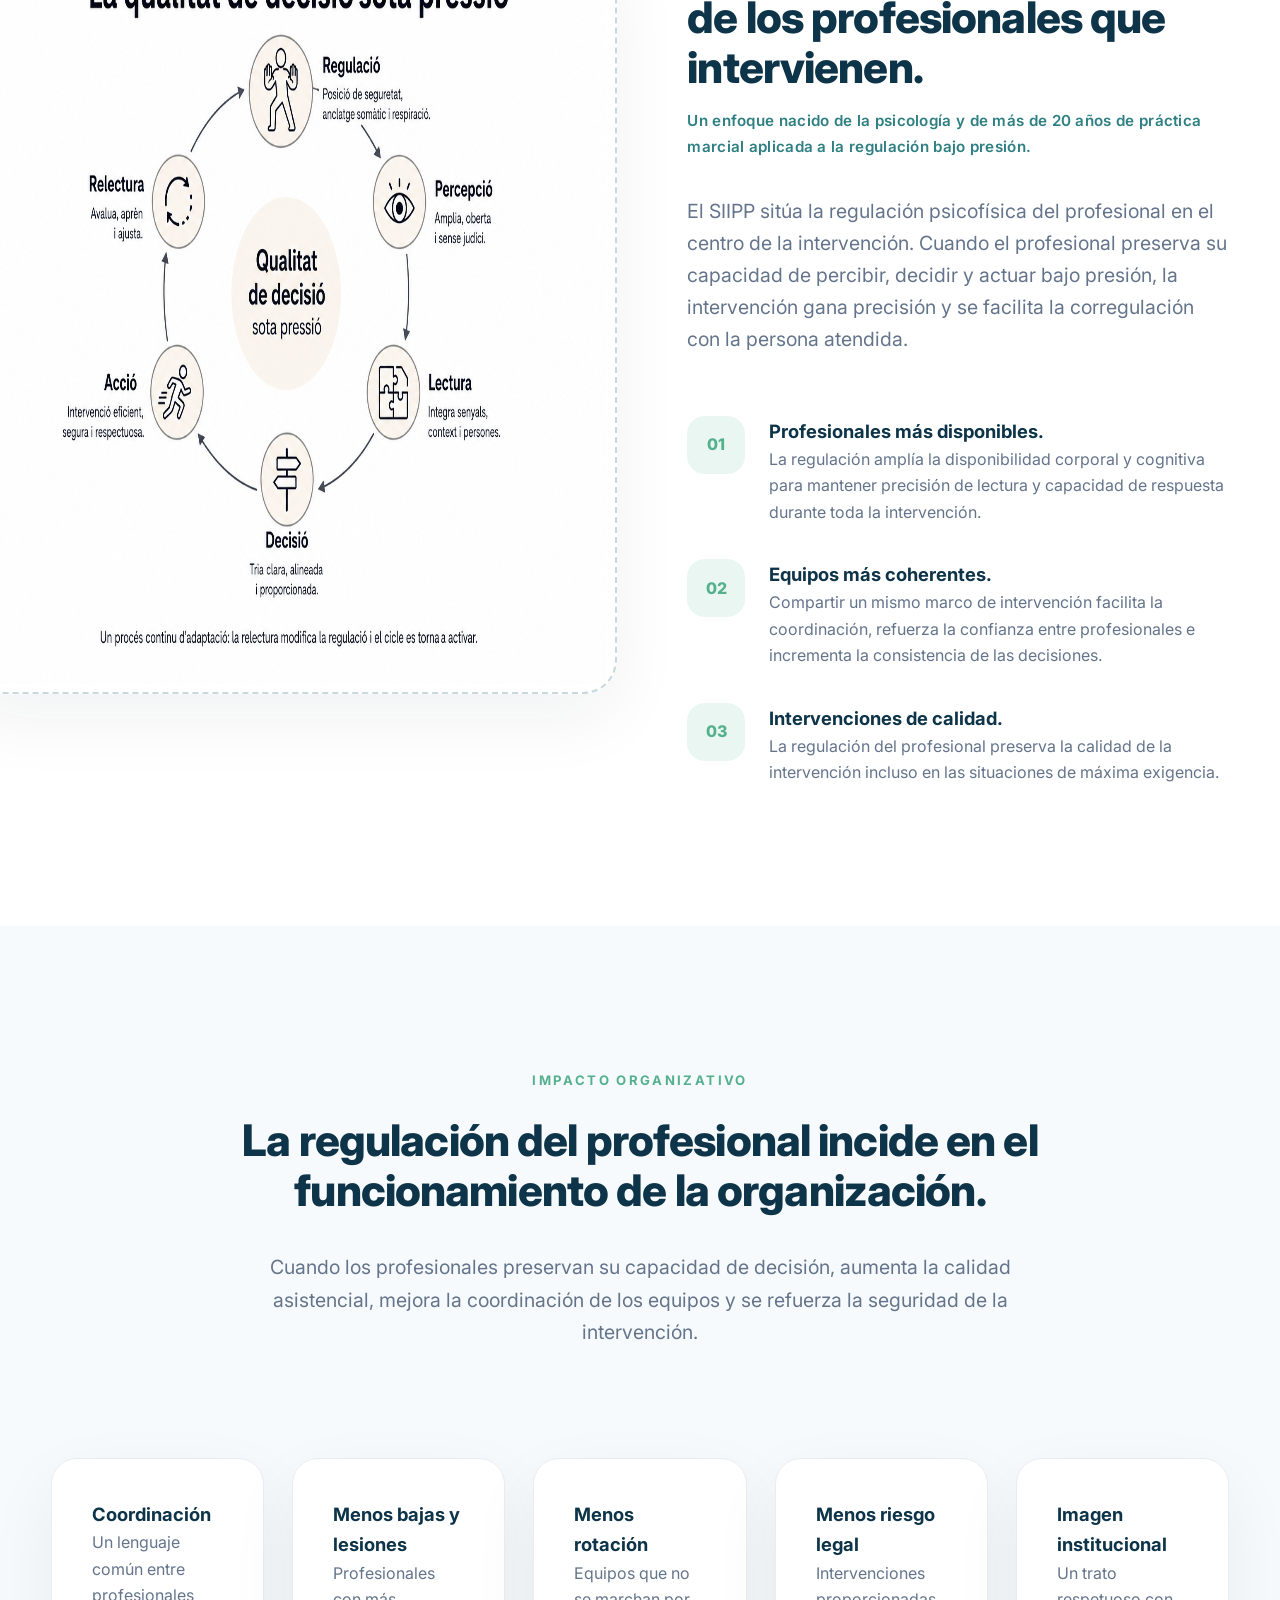
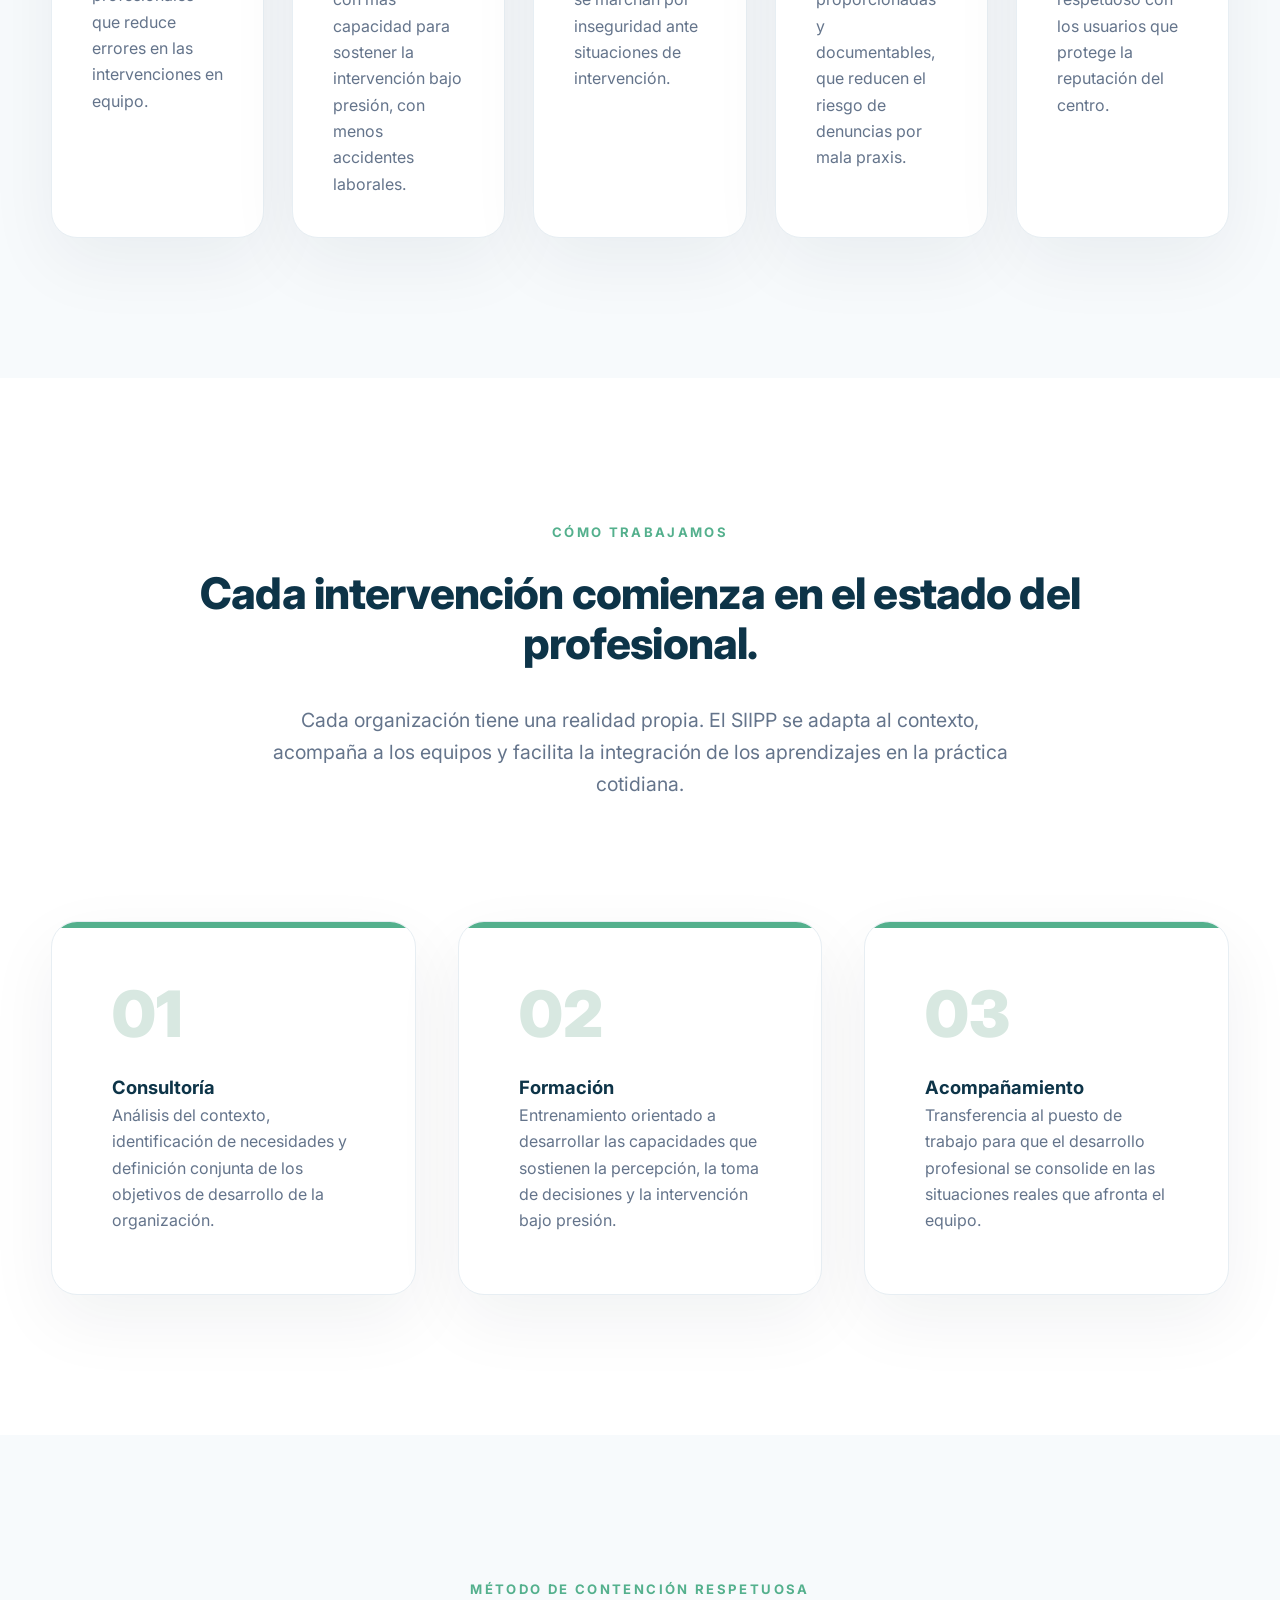
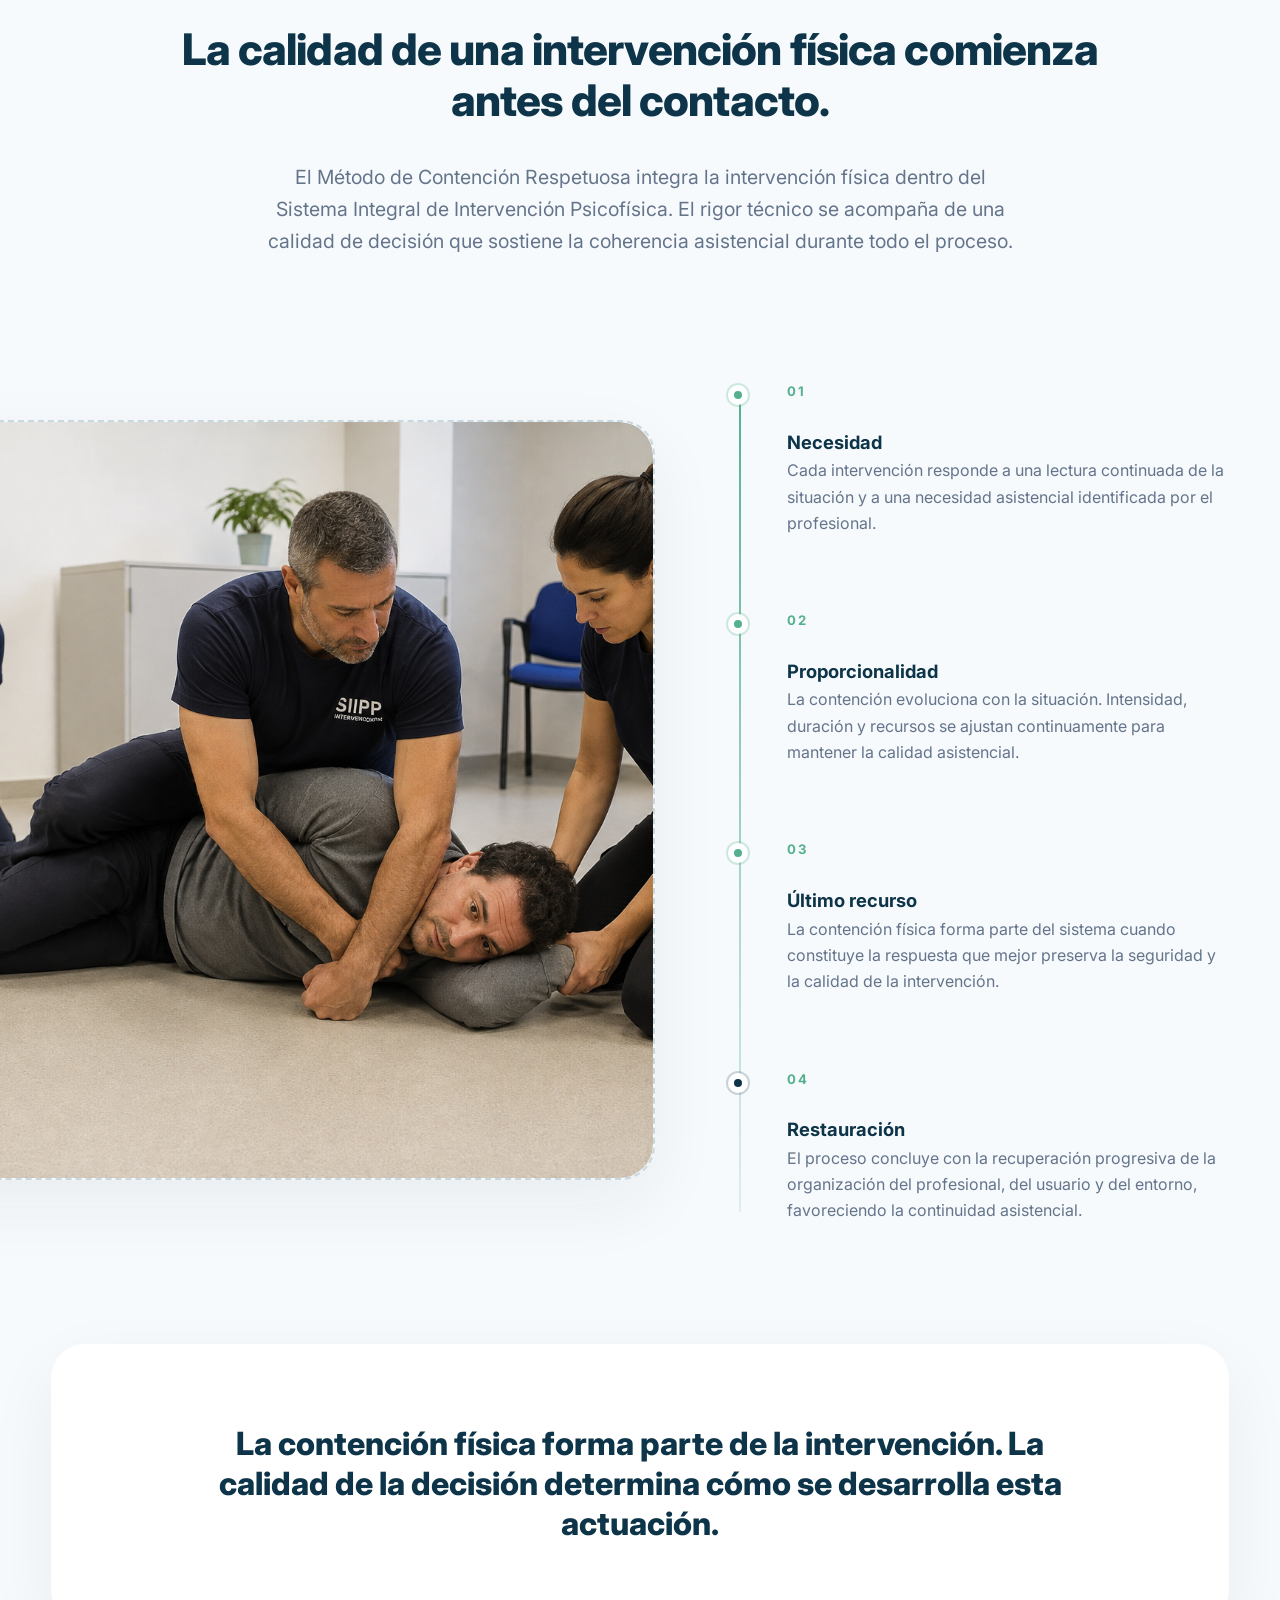
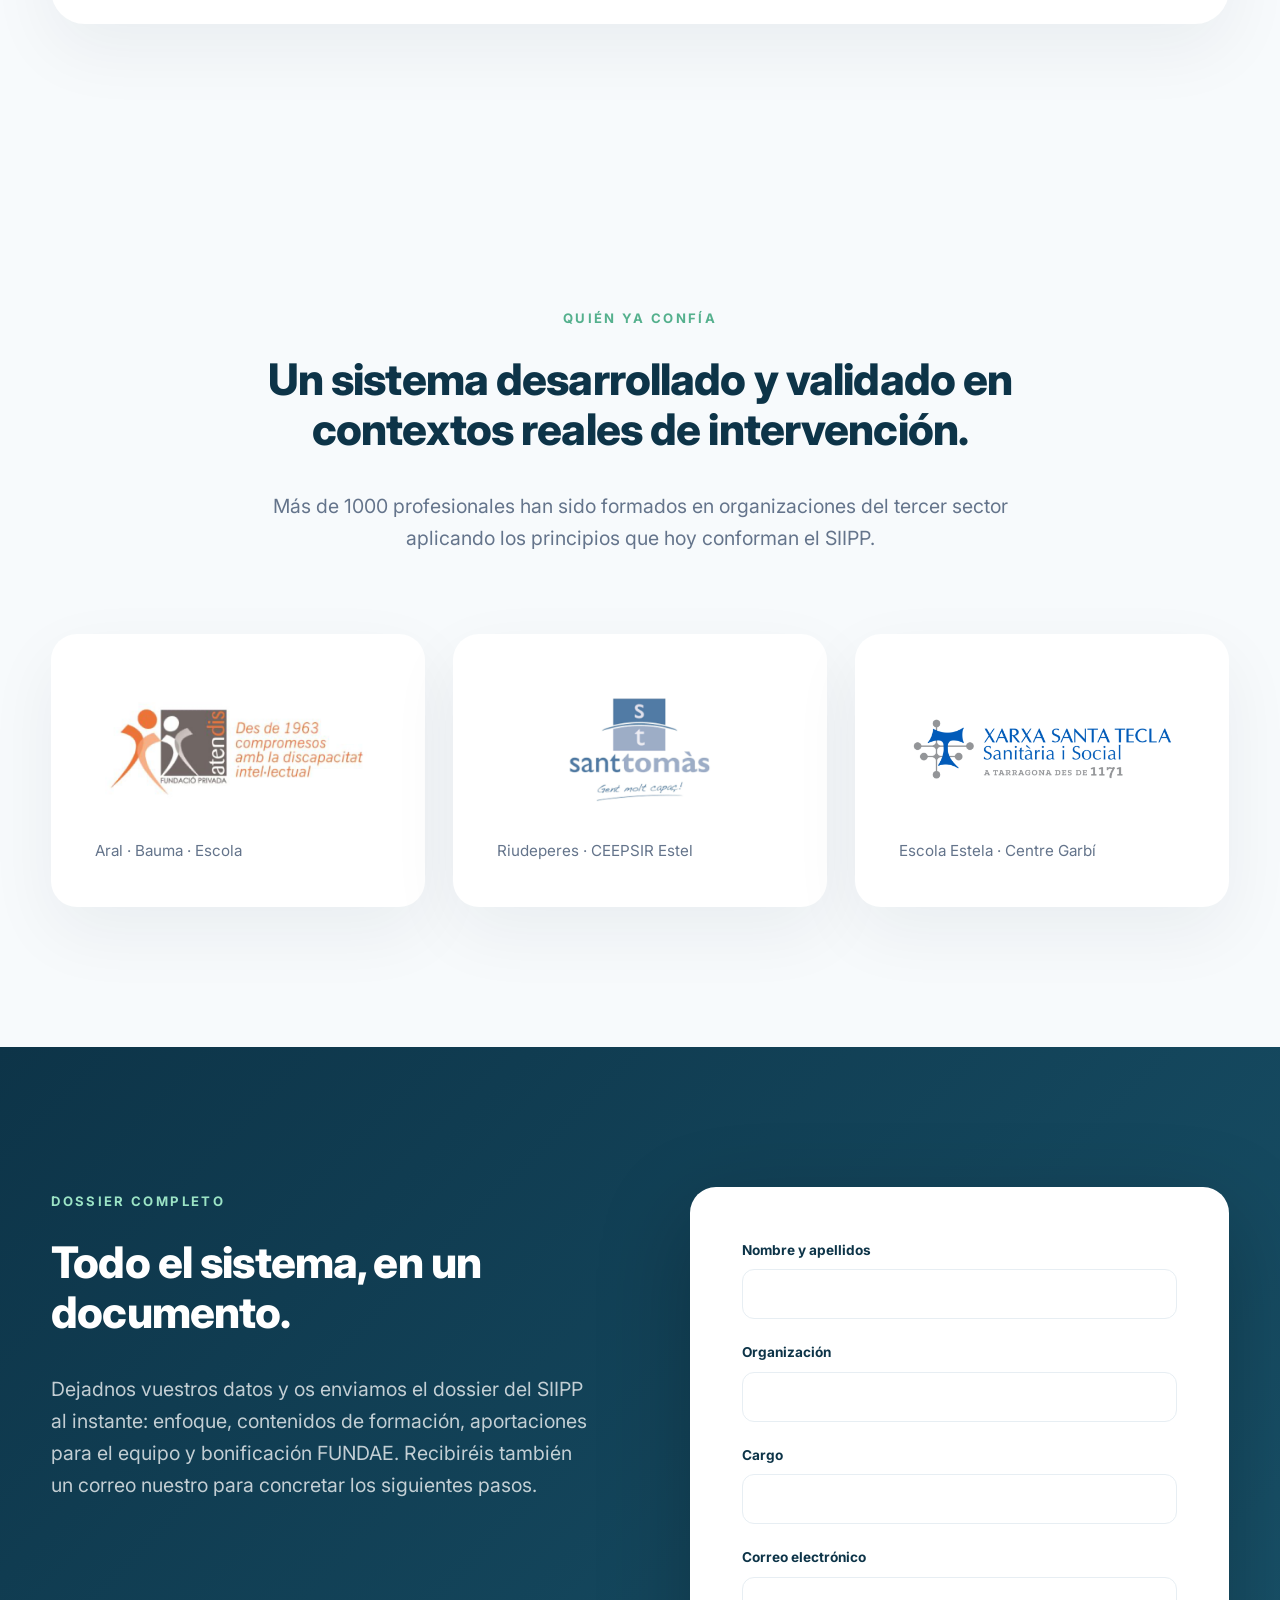
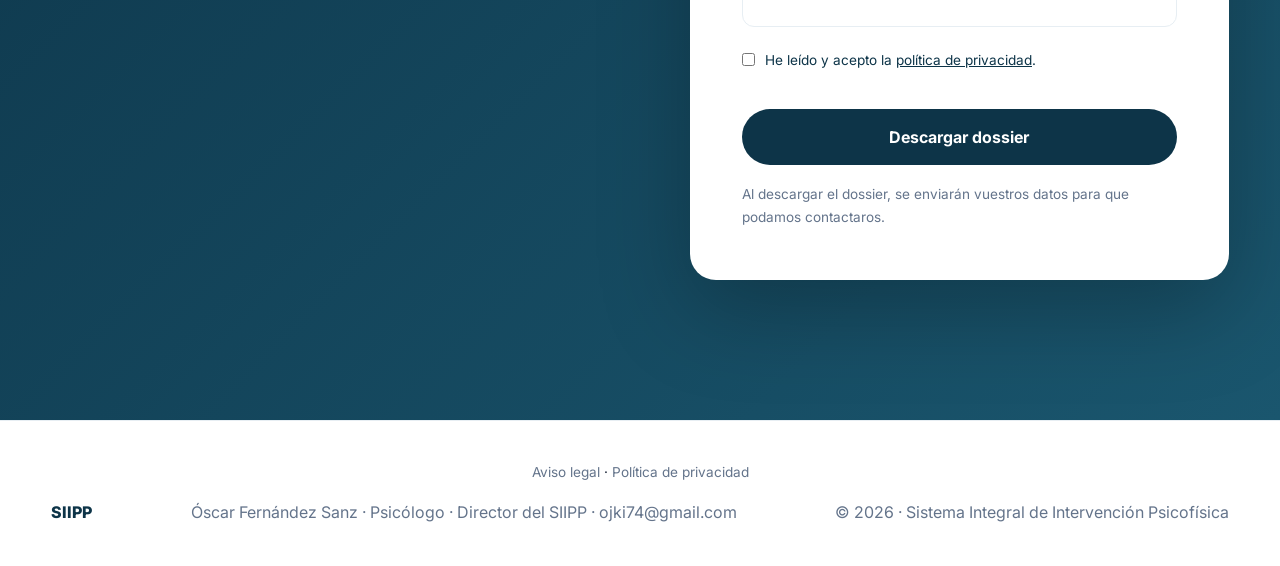
<file: index-es.html>
<!DOCTYPE html>
<html lang="es">
<head>
<meta charset="UTF-8">
<meta name="viewport" content="width=device-width, initial-scale=1.0">
<title>SIIPP · Formación en regulación psicofísica para equipos de atención directa</title>
<meta name="description" content="Formación bonificable por FUNDAE que mejora la calidad de decisión y la seguridad de los equipos de atención directa bajo presión.">
<link rel="preconnect" href="https://fonts.googleapis.com">
<link rel="preconnect" href="https://fonts.gstatic.com" crossorigin>
<link href="https://fonts.googleapis.com/css2?family=Inter:wght@300;400;500;600;700;800;900&display=swap" rel="stylesheet">
<style>
:root{
  --navy:#0D3448;
  --teal:#2E7F82;
  --green:#54B08D;
  --text:#1E293B;
  --text-soft:#64748B;
  --bg:#FFFFFF;
  --bg-soft:#F7FAFC;
  --line:#E7EEF3;
  --radius:26px;
  --shadow:0 25px 70px rgba(15,30,45,.06);
  --container:1280px;
}
*{margin:0;padding:0;box-sizing:border-box;}
html{scroll-behavior:smooth;}
body{font-family:'Inter',sans-serif;background:white;color:var(--text);line-height:1.65;overflow-x:hidden;-webkit-font-smoothing:antialiased;}
img{display:block;max-width:100%;}
a{text-decoration:none;color:inherit;}
.container{width:min(92%,var(--container));margin:auto;}
section{padding:140px 0;position:relative;}
h2{font-size:clamp(2rem,3.4vw,2.8rem);font-weight:800;letter-spacing:-.02em;color:var(--navy);line-height:1.15;}
.small-title{font-size:1.15rem;font-weight:700;color:var(--navy);}
p{color:var(--text-soft);}
.card{background:white;border:1px solid var(--line);border-radius:var(--radius);padding:40px;box-shadow:var(--shadow);}
header{position:fixed;top:0;left:0;width:100%;z-index:1000;transition:.35s;}
header.scrolled{background:rgba(255,255,255,.92);backdrop-filter:blur(18px);border-bottom:1px solid rgba(0,0,0,.04);}
nav{height:92px;display:flex;justify-content:space-between;align-items:center;}
.logo{font-size:1.5rem;font-weight:900;letter-spacing:.08em;color:var(--navy);}
.menu{display:flex;align-items:center;gap:42px;}
.menu a{font-weight:500;transition:.25s;}
.menu a:hover{color:var(--green);}
.button{display:inline-flex;align-items:center;justify-content:center;padding:18px 34px;border-radius:999px;font-weight:700;transition:.3s;border:none;cursor:pointer;font-family:inherit;font-size:1rem;}
.primary{background:var(--navy);color:white;}
.primary:hover{transform:translateY(-3px);background:#184C63;}
.secondary{border:1px solid var(--line);background:white;}
.secondary:hover{border-color:var(--green);color:var(--teal);}
.hero{min-height:100vh;display:flex;align-items:center;padding-top:110px;background:radial-gradient(circle at 100% 0%,rgba(84,176,141,.08),transparent 40%),radial-gradient(circle at 0% 100%,rgba(13,52,72,.05),transparent 40%),linear-gradient(#FFFFFF,#FBFCFD);overflow:hidden;}
.hero-grid{display:grid;grid-template-columns:1.05fr .95fr;gap:90px;align-items:center;}
.overline{display:inline-block;margin-bottom:24px;font-size:.82rem;font-weight:700;letter-spacing:.18em;text-transform:uppercase;color:var(--green);}
h1{font-size:clamp(3.2rem,6vw,5.2rem);line-height:.98;font-weight:900;letter-spacing:-.05em;color:var(--navy);}
.lead{margin-top:36px;font-size:1.22rem;color:var(--text-soft);max-width:670px;}
.hero-actions{margin-top:54px;display:flex;gap:18px;flex-wrap:wrap;}
.hero-photo{position:relative;display:flex;justify-content:center;align-items:center;height:760px;}
.hero-photo::before{content:"";position:absolute;width:620px;height:620px;border-radius:50%;background:linear-gradient(135deg,rgba(84,176,141,.08),rgba(46,127,130,.03));}
.photo{position:relative;width:520px;height:650px;border-radius:34px;border:2px dashed #C9D7DE;background:linear-gradient(135deg,#F8FBFC,#EEF5F7);display:flex;align-items:center;justify-content:center;overflow:hidden;box-shadow:var(--shadow);}
.photo>img{position:absolute;inset:0;width:100%;height:100%;}
.hero-photo .photo{width:700px;height:460px;}
  #ciclePhoto::before{content:none;}
.photo::before{content:"FOTOGRAFÍA";font-size:.82rem;font-weight:800;letter-spacing:.18em;color:#9BAEB8;}
.hero-bottom{margin-top:90px;display:grid;grid-template-columns:repeat(4,1fr);gap:36px;}
.metric{padding-top:28px;border-top:1px solid var(--line);}
.metric strong{display:block;font-size:2.4rem;font-weight:900;color:var(--navy);}
.metric span{display:block;margin-top:10px;font-size:.92rem;color:var(--text-soft);}
.fundae-strip{background:var(--navy);color:white;padding:26px 0;}
.fundae-strip .container{display:flex;align-items:center;justify-content:center;gap:16px;flex-wrap:wrap;text-align:center;}
.fundae-strip strong{color:#9BE3C5;font-weight:800;}
.clients{background:var(--bg-soft);}
.client-grid{margin-top:80px;display:grid;grid-template-columns:repeat(3,1fr);gap:28px;}
.client-card{background:white;border-radius:var(--radius);padding:44px;box-shadow:var(--shadow);}
.client-card .org{font-size:1.3rem;font-weight:800;color:var(--navy);margin-bottom:14px;}
.client-card .services{font-size:.95rem;color:var(--text-soft);}
.form-section{background:linear-gradient(135deg,#0D3448,#1A566E);color:white;}
.form-grid{display:grid;grid-template-columns:1fr 1fr;gap:100px;align-items:start;}
.form-grid h2{color:white;}
.form-grid .lead{color:rgba(255,255,255,.75);}
.form-card{background:white;border-radius:var(--radius);padding:52px;box-shadow:0 30px 90px rgba(0,0,0,.25);}
.field{margin-bottom:22px;}
.field label{display:block;font-size:.85rem;font-weight:700;color:var(--navy);margin-bottom:8px;}
.field input{width:100%;padding:14px 16px;border:1px solid var(--line);border-radius:12px;font-family:inherit;font-size:1rem;color:var(--text);}
.field input:focus{outline:2px solid var(--green);border-color:transparent;}
.form-card .button{width:100%;margin-top:8px;}
.form-note{margin-top:18px;font-size:.85rem;color:var(--text-soft);}
.confirm{display:none;margin-top:18px;padding:16px 18px;border-radius:14px;background:rgba(84,176,141,.12);color:#1E7A5B;font-size:.92rem;font-weight:600;}
@media(max-width:1100px){
  .hero-grid{grid-template-columns:1fr;}
  .hero{text-align:center;}
  .hero-actions{justify-content:center;}
  .hero-bottom{grid-template-columns:repeat(2,1fr);}
  .menu{display:none;}
  .hero-photo{height:auto;margin-top:70px;}
  .client-grid{grid-template-columns:1fr;}
  .form-grid{grid-template-columns:1fr;gap:60px;}
}
@media(max-width:700px){
  section{padding:80px 0;}
  h1{font-size:2.4rem;}
  h2{font-size:1.7rem;}
  .lead{font-size:1.05rem;}
  #posicionament > .container > div,
  #mcr .container > div[style*="grid-template-columns"]{
    grid-template-columns:1fr !important;
    gap:36px !important;
  }
  #mcr .container > div[style*="grid-template-columns"] > div:first-child{
    order:-1;
  }
  .hero-photo .photo{width:100%;height:340px;}
  .hero-photo .photo img{width:100%;transform:none;object-position:center;}
  #ciclePhoto{width:100% !important;height:320px !important;margin-left:0 !important;}
  #mcr .photo{width:100% !important;height:340px !important;margin-left:0 !important;}
  .photo{width:100%;height:340px;}
  .hero-bottom{grid-template-columns:repeat(2,1fr);gap:20px;}
  .metric strong{font-size:1.8rem;}
  [style*="padding:110px"]{padding:50px 30px !important;}
  [style*="padding:80px"]{padding:40px 24px !important;}
  div[style*="repeat(4,1fr)"],
  div[style*="repeat(3,1fr)"],
  div[style*="repeat(5,1fr)"]{
    grid-template-columns:1fr !important;
  }
}
</style>
</head>
<body>

<header id="header">
  <div class="container">
    <nav>
      <div class="logo">SIIPP</div>
      <div class="menu">
        <a href="#confianca">Quién ya confía</a>
        <a href="#metodologia">Metodología</a>
        <a href="#dossier" class="button primary">Descargar dossier</a>
        <a href="index.html" style="font-weight:700;font-size:.85rem;color:var(--text-soft);">CA</a>
      </div>
    </nav>
  </div>
</header>

<section class="hero">
  <div class="container">
    <div class="hero-grid">
      <div>
        <div class="overline">Formación para equipos de atención directa</div>
        <h1>La regulación del profesional es el punto de partida de toda intervención.</h1>
        <p class="lead">
          El SIIPP forma a vuestros equipos para conservar calidad de percepción, decisión y acción cuando la presión aumenta. Formación bonificable por FUNDAE, ya aplicada en varias entidades del tercer sector.
        </p>
        <div class="hero-actions">
          <a href="#dossier" class="button primary">Descargar dossier</a>
          <a href="mailto:ojki74@gmail.com?subject=Reuni%C3%B3n%20SIIPP" class="button secondary">Concertar una reunión</a>
        </div>
        <div class="hero-bottom">
          <div class="metric"><strong>1000+</strong><span>Profesionales formados</span></div>
          <div class="metric"><strong>15+</strong><span>Años de desarrollo</span></div>
          <div class="metric"><strong>3</strong><span>Organizaciones que ya lo aplican</span></div>
          <div class="metric"><strong>FUNDAE</strong><span>Formación bonificable</span></div>
        </div>
      </div>
      <div class="hero-photo">
  <div class="photo"><img src="hero_imagen.png" alt="Profesionales en posición de regulación" style="width:130%;height:100%;object-fit:cover;object-position:right center;border-radius:34px;transform:translateX(-15%);"></div>
    </div>
  </div>
</section>

<div class="fundae-strip">
  <div class="container">
    <span><strong>Formación bonificada por FUNDAE</strong> — el crédito de formación del sector puede cubrir el coste para vuestro centro.</span>
  </div>
</div>

<section id="posicionament">
  <div class="container">
  <div style="display:grid;grid-template-columns:1.15fr 1.1fr;gap:70px;align-items:center;">
      <div>
    <div class="photo" id="ciclePhoto" style="height:760px;width:calc(100% + 90px);background:white;margin-left:-90px;"><img src="retro_imagen.png" alt="Ciclo de calidad de decisión bajo presión" style="width:100%;height:100%;object-fit:fill;padding:8px;"></div>
      </div>
      <div>
        <div class="overline">Nuestro enfoque</div>
       <h2>La calidad asistencial se sostiene en la regulación de los profesionales que intervienen.</h2>
        <p style="margin-top:16px;font-size:.95rem;font-weight:600;color:var(--teal);letter-spacing:.02em;">
  Un enfoque nacido de la psicología y de más de 20 años de práctica marcial aplicada a la regulación bajo presión.
</p>
        <p class="lead" style="margin-top:36px;">
        El SIIPP sitúa la regulación psicofísica del profesional en el centro de la intervención. Cuando el profesional preserva su capacidad de percibir, decidir y actuar bajo presión, la intervención gana precisión y se facilita la corregulación con la persona atendida.
        </p>

        <div style="margin-top:60px;display:flex;flex-direction:column;gap:34px;">
          <div style="display:flex;gap:24px;align-items:flex-start;">
            <div style="width:58px;height:58px;border-radius:18px;background:rgba(84,176,141,.12);display:flex;align-items:center;justify-content:center;font-weight:800;color:var(--green);flex-shrink:0;">01</div>
            <div><h3 class="small-title">Profesionales más disponibles.</h3>
         <p>La regulación amplía la disponibilidad corporal y cognitiva para mantener precisión de lectura y capacidad de respuesta durante toda la intervención.</p></div>
          </div>
          <div style="display:flex;gap:24px;align-items:flex-start;">
            <div style="width:58px;height:58px;border-radius:18px;background:rgba(84,176,141,.12);display:flex;align-items:center;justify-content:center;font-weight:800;color:var(--green);flex-shrink:0;">02</div>
            <div><h3 class="small-title">Equipos más coherentes.</h3>
            <p>Compartir un mismo marco de intervención facilita la coordinación, refuerza la confianza entre profesionales e incrementa la consistencia de las decisiones.</p></div>
          </div>
          <div style="display:flex;gap:24px;align-items:flex-start;">
            <div style="width:58px;height:58px;border-radius:18px;background:rgba(84,176,141,.12);display:flex;align-items:center;justify-content:center;font-weight:800;color:var(--green);flex-shrink:0;">03</div>
            <div><h3 class="small-title">Intervenciones de calidad.</h3>
            <p>La regulación del profesional preserva la calidad de la intervención incluso en las situaciones de máxima exigencia.</p></div>
          </div>
        </div>
      </div>
    </div>
  </div>
</section>

<section style="background:var(--bg-soft);">
  <div class="container">
    <div style="text-align:center;max-width:900px;margin:auto;">
      <div class="overline">Impacto organizativo</div>
     <h2>La regulación del profesional incide en el funcionamiento de la organización.</h2>
      <p class="lead" style="max-width:760px;margin:36px auto 0;">
        Cuando los profesionales preservan su capacidad de decisión, aumenta la calidad asistencial, mejora la coordinación de los equipos y se refuerza la seguridad de la intervención.
      </p>
    </div>
    <div style="margin-top:110px;display:grid;grid-template-columns:repeat(5,1fr);gap:28px;">
      <div class="card"><h3 class="small-title">Coordinación</h3><p>Un lenguaje común entre profesionales que reduce errores en las intervenciones en equipo.</p></div>
      <div class="card"><h3 class="small-title">Menos bajas y lesiones</h3><p>Profesionales con más capacidad para sostener la intervención bajo presión, con menos accidentes laborales.</p></div>
      <div class="card"><h3 class="small-title">Menos rotación</h3><p>Equipos que no se marchan por inseguridad ante situaciones de intervención.</p></div>
      <div class="card"><h3 class="small-title">Menos riesgo legal</h3><p>Intervenciones proporcionadas y documentables, que reducen el riesgo de denuncias por mala praxis.</p></div>
      <div class="card"><h3 class="small-title">Imagen institucional</h3><p>Un trato respetuoso con los usuarios que protege la reputación del centro.</p></div>
    </div>
  </div>
</section>

<section id="metodologia">
  <div class="container">
    <div style="max-width:900px;margin:auto;text-align:center;">
      <div class="overline">Cómo trabajamos</div>
      <h2>Cada intervención comienza en el estado del profesional.</h2>
      <p class="lead" style="max-width:760px;margin:36px auto 0;">
        Cada organización tiene una realidad propia. El SIIPP se adapta al contexto, acompaña a los equipos y facilita la integración de los aprendizajes en la práctica cotidiana.
      </p>
    </div>
    <div style="margin-top:120px;display:grid;grid-template-columns:repeat(3,1fr);gap:42px;">
      <div class="card" style="padding:60px;position:relative;overflow:hidden;">
        <div style="position:absolute;left:0;top:0;width:100%;height:6px;background:var(--green);"></div>
        <div style="font-size:4rem;font-weight:900;color:#D8E8E1;line-height:1;">01</div>
        <h3 class="small-title" style="margin-top:26px;">Consultoría</h3>
        <p>Análisis del contexto, identificación de necesidades y definición conjunta de los objetivos de desarrollo de la organización.</p>
      </div>
      <div class="card" style="padding:60px;position:relative;overflow:hidden;">
        <div style="position:absolute;left:0;top:0;width:100%;height:6px;background:var(--green);"></div>
        <div style="font-size:4rem;font-weight:900;color:#D8E8E1;line-height:1;">02</div>
        <h3 class="small-title" style="margin-top:26px;">Formación</h3>
        <p>Entrenamiento orientado a desarrollar las capacidades que sostienen la percepción, la toma de decisiones y la intervención bajo presión.</p>
      </div>
      <div class="card" style="padding:60px;position:relative;overflow:hidden;">
        <div style="position:absolute;left:0;top:0;width:100%;height:6px;background:var(--green);"></div>
        <div style="font-size:4rem;font-weight:900;color:#D8E8E1;line-height:1;">03</div>
        <h3 class="small-title" style="margin-top:26px;">Acompañamiento</h3>
        <p>Transferencia al puesto de trabajo para que el desarrollo profesional se consolide en las situaciones reales que afronta el equipo.</p>
      </div>
    </div>
  </div>
</section>

<section id="mcr" style="background:var(--bg-soft);">
  <div class="container">
    <div style="max-width:920px;margin:auto;text-align:center;">
      <div class="overline">Método de Contención Respetuosa</div>
      <h2>La calidad de una intervención física comienza antes del contacto.</h2>
      <p class="lead" style="max-width:760px;margin:36px auto 0;">
      El Método de Contención Respetuosa integra la intervención física dentro del Sistema Integral de Intervención Psicofísica. El rigor técnico se acompaña de una calidad de decisión que sostiene la coherencia asistencial durante todo el proceso.
      </p>
    </div>
   <div style="margin-top:120px;display:grid;grid-template-columns:1.05fr .95fr;gap:100px;align-items:center;">
  <div><div class="photo" style="height:760px;width:calc(100% + 185px);margin-left:-147px;"><img src="mcr_imagen.png" alt="Contención en equipo SIIPP" style="width:100%;height:100%;object-fit:cover;object-position:center 30%;border-radius:34px;"></div></div>
  <div style="position:relative;padding-left:70px;">
    <div style="position:absolute;left:22px;top:12px;bottom:12px;width:2px;background:linear-gradient(var(--green),rgba(84,176,141,.15));"></div>
    <div style="position:relative;margin-bottom:70px;">
      <div style="position:absolute;left:-59px;top:8px;width:20px;height:20px;border-radius:50%;background:var(--green);border:6px solid white;box-shadow:0 0 0 2px rgba(84,176,141,.25);"></div>
      <div class="overline">01</div>
      <h3 class="small-title">Necesidad</h3>
      <p>Cada intervención responde a una lectura continuada de la situación y a una necesidad asistencial identificada por el profesional.</p>
    </div>
    <div style="position:relative;margin-bottom:70px;">
      <div style="position:absolute;left:-59px;top:8px;width:20px;height:20px;border-radius:50%;background:var(--green);border:6px solid white;box-shadow:0 0 0 2px rgba(84,176,141,.25);"></div>
      <div class="overline">02</div>
      <h3 class="small-title">Proporcionalidad</h3>
      <p>La contención evoluciona con la situación. Intensidad, duración y recursos se ajustan continuamente para mantener la calidad asistencial.</p>
    </div>
    <div style="position:relative;margin-bottom:70px;">
      <div style="position:absolute;left:-59px;top:8px;width:20px;height:20px;border-radius:50%;background:var(--green);border:6px solid white;box-shadow:0 0 0 2px rgba(84,176,141,.25);"></div>
      <div class="overline">03</div>
      <h3 class="small-title">Último recurso</h3>
      <p>La contención física forma parte del sistema cuando constituye la respuesta que mejor preserva la seguridad y la calidad de la intervención.</p>
    </div>
    <div style="position:relative;">
      <div style="position:absolute;left:-59px;top:8px;width:20px;height:20px;border-radius:50%;background:var(--navy);border:6px solid white;box-shadow:0 0 0 2px rgba(13,52,72,.20);"></div>
      <div class="overline">04</div>
      <h3 class="small-title">Restauración</h3>
      <p>El proceso concluye con la recuperación progresiva de la organización del profesional, del usuario y del entorno, favoreciendo la continuidad asistencial.</p>
    </div>
  </div>
</div>
    <div style="margin-top:120px;padding:80px;border-radius:34px;background:white;box-shadow:var(--shadow);text-align:center;">
      <h3 style="font-size:2rem;font-weight:800;line-height:1.25;max-width:900px;margin:auto;color:var(--navy);">
      La contención física forma parte de la intervención. La calidad de la decisión determina cómo se desarrolla esta actuación.
      </h3>
    </div>
  </div>
</section>

<section id="confianca" class="clients">
  <div class="container">
    <div style="max-width:860px;margin:auto;text-align:center;">
      <div class="overline">Quién ya confía</div>
      <h2>Un sistema desarrollado y validado en contextos reales de intervención.</h2>
      <p class="lead" style="max-width:760px;margin:36px auto 0;">
       Más de 1000 profesionales han sido formados en organizaciones del tercer sector aplicando los principios que hoy conforman el SIIPP.
     </p>
    </div>
    <div class="client-grid">
      <div class="client-card">
       <div style="height:140px;display:flex;align-items:center;justify-content:center;margin-bottom:20px;">
  <img src="Atendis.png" alt="Fundació Atendis" style="max-width:100%;max-height:100%;object-fit:contain;">
</div>
        <div class="services">Aral · Bauma · Escola</div>
      </div>
      <div class="client-card">
        <div style="height:140px;display:flex;align-items:center;justify-content:center;margin-bottom:20px;">
  <img src="Sant_tomas.png" alt="Sant Tomàs" style="max-width:100%;max-height:100%;object-fit:contain;">
</div>
        <div class="services">Riudeperes · CEEPSIR Estel</div>
      </div>
      <div class="client-card">
       <div style="height:140px;display:flex;align-items:center;justify-content:center;margin-bottom:20px;">
  <img src="xarxa_santa_tecla.png" alt="Xarxa Santa Tecla" style="max-width:100%;max-height:100%;object-fit:contain;">
</div>
        <div class="services">Escola Estela · Centre Garbí</div>
      </div>
    </div>
    </div>
  </div>
</section>

<section id="dossier" class="form-section">
  <div class="container">
    <div class="form-grid">
      <div>
        <div class="overline" style="color:#9BE3C5;">Dossier completo</div>
        <h2>Todo el sistema, en un documento.</h2>
        <p class="lead">
          Dejadnos vuestros datos y os enviamos el dossier del SIIPP al instante: enfoque, contenidos de formación, aportaciones para el equipo y bonificación FUNDAE. Recibiréis también un correo nuestro para concretar los siguientes pasos.
        </p>
      </div>
      <div class="form-card">
      <form id="dossierForm" action="https://formspree.io/f/mvkpoldk" method="POST">
          <div class="field">
            <label for="nom">Nombre y apellidos</label>
        <input type="text" id="nom" name="nom" required>
          </div>
          <div class="field">
            <label for="organitzacio">Organización</label>
           <input type="text" id="organitzacio" name="organitzacio" required>
          </div>
          <div class="field">
            <label for="carrec">Cargo</label>
         <input type="text" id="carrec" name="carrec">
          </div>
          <div class="field">
            <label for="email">Correo electrónico</label>
         <input type="email" id="email" name="email" required>
          </div>
        <div class="field" style="display:flex;align-items:flex-start;gap:10px;">
  <input type="checkbox" id="rgpd" name="rgpd" required style="margin-top:4px;width:auto;">
  <label for="rgpd" style="font-weight:400;font-size:.85rem;">He leído y acepto la <a href="privacidad.html" target="_blank" style="text-decoration:underline;">política de privacidad</a>.</label>
</div>

          <button type="submit" class="button primary">Descargar dossier</button>
          <p class="form-note">Al descargar el dossier, se enviarán vuestros datos para que podamos contactaros.</p>
          <div class="confirm" id="confirmMsg">Dossier abierto. En breve nos pondremos en contacto contigo.</div>
        </form>
      </div>
    </div>
  </div>
</section>

<footer style="padding:40px 0;border-top:1px solid var(--line);">
  <div class="container" style="text-align:center;padding-bottom:16px;font-size:.85rem;">
    <a href="aviso-legal-es.html" style="color:var(--text-soft);">Aviso legal</a> · <a href="privacidad.html" style="color:var(--text-soft);">Política de privacidad</a>
  </div>
  <div class="container" style="display:flex;justify-content:space-between;align-items:center;flex-wrap:wrap;gap:20px;">
    <div style="font-weight:800;color:var(--navy);">SIIPP</div>
   <div style="color:var(--text-soft);">Óscar Fernández Sanz · Psicólogo · Director del SIIPP · ojki74@gmail.com</div>
    <div style="color:var(--text-soft);">© 2026 · Sistema Integral de Intervención Psicofísica</div>
  </div>
</footer>

<script>
const header=document.getElementById("header");
window.addEventListener("scroll",()=>{
  if(window.scrollY>40){header.classList.add("scrolled");}else{header.classList.remove("scrolled");}
});

document.getElementById("dossierForm").addEventListener("submit", async function(e){
  e.preventDefault();
  const form = e.target;
  const btn = form.querySelector("button[type=submit]");
  btn.disabled = true;
  btn.textContent = "Enviando...";
  try {
    const res = await fetch(form.action, {
      method: "POST",
      body: new FormData(form),
      headers: { "Accept": "application/json" }
    });
    if (res.ok) {
      window.open("./SIIPP-Dossier.pdf", "_blank");
      document.getElementById("confirmMsg").style.display = "block";
      form.reset();
    } else {
      alert("No se ha podido enviar. Vuelve a intentarlo o escribe a ojki74@gmail.com.");
    }
  } catch (err) {
    alert("No se ha podido enviar. Vuelve a intentarlo o escribe a ojki74@gmail.com.");
  }
  btn.disabled = false;
  btn.textContent = "Descargar dossier";
});
</script>

</body>
</html>
</file>
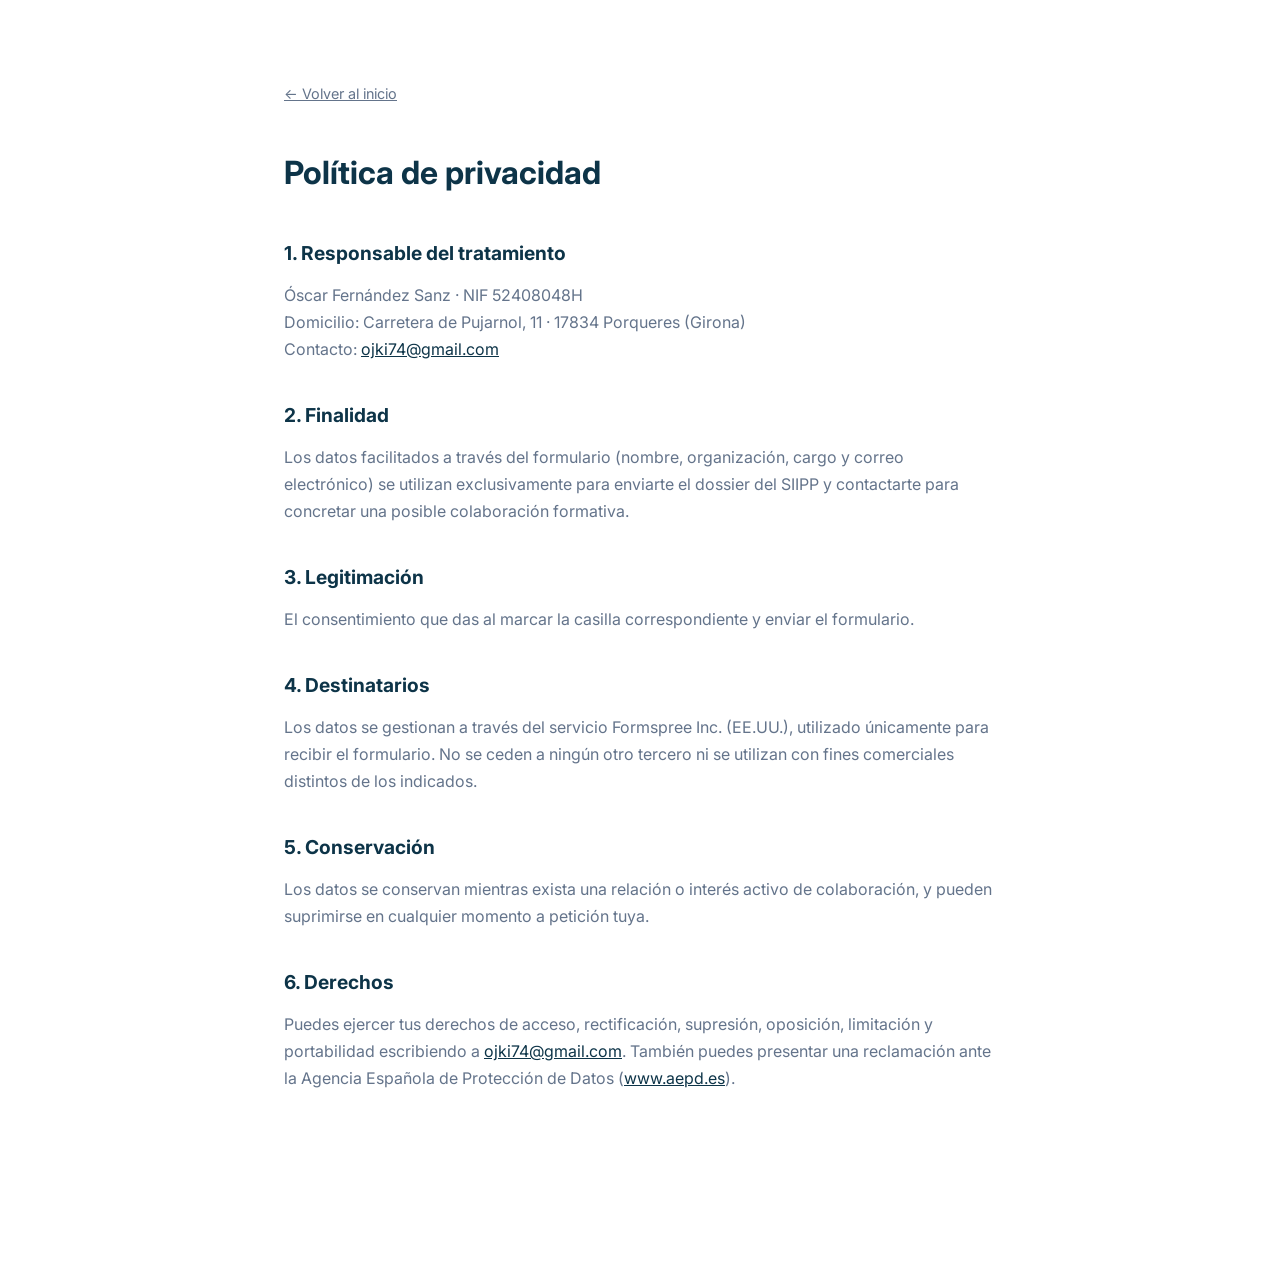
<file: privacidad.html>
<!DOCTYPE html>
<html lang="es">
<head>
<meta charset="UTF-8">
<meta name="viewport" content="width=device-width, initial-scale=1.0">
<title>Política de privacidad · SIIPP</title>
<link rel="preconnect" href="https://fonts.googleapis.com">
<link href="https://fonts.googleapis.com/css2?family=Inter:wght@300;400;500;600;700;800&display=swap" rel="stylesheet">
<style>
:root{--navy:#0D3448;--text:#1E293B;--text-soft:#64748B;--line:#E7EEF3;}
*{margin:0;padding:0;box-sizing:border-box;}
body{font-family:'Inter',sans-serif;color:var(--text);line-height:1.7;max-width:760px;margin:80px auto;padding:0 24px 100px;}
h1{color:var(--navy);font-size:2rem;margin-bottom:32px;}
h2{color:var(--navy);font-size:1.2rem;margin-top:36px;margin-bottom:12px;}
p{color:var(--text-soft);margin-bottom:12px;}
a{color:var(--navy);}
.back{display:inline-block;margin-bottom:40px;color:var(--text-soft);font-size:.9rem;}
</style>
</head>
<body>
<a href="index-es.html" class="back">← Volver al inicio</a>
<h1>Política de privacidad</h1>

<h2>1. Responsable del tratamiento</h2>
<p>Óscar Fernández Sanz · NIF 52408048H<br>
Domicilio: Carretera de Pujarnol, 11 · 17834 Porqueres (Girona)<br>
Contacto: <a href="mailto:ojki74@gmail.com">ojki74@gmail.com</a></p>

<h2>2. Finalidad</h2>
<p>Los datos facilitados a través del formulario (nombre, organización, cargo y correo electrónico) se utilizan exclusivamente para enviarte el dossier del SIIPP y contactarte para concretar una posible colaboración formativa.</p>

<h2>3. Legitimación</h2>
<p>El consentimiento que das al marcar la casilla correspondiente y enviar el formulario.</p>

<h2>4. Destinatarios</h2>
<p>Los datos se gestionan a través del servicio Formspree Inc. (EE.UU.), utilizado únicamente para recibir el formulario. No se ceden a ningún otro tercero ni se utilizan con fines comerciales distintos de los indicados.</p>

<h2>5. Conservación</h2>
<p>Los datos se conservan mientras exista una relación o interés activo de colaboración, y pueden suprimirse en cualquier momento a petición tuya.</p>

<h2>6. Derechos</h2>
<p>Puedes ejercer tus derechos de acceso, rectificación, supresión, oposición, limitación y portabilidad escribiendo a <a href="mailto:ojki74@gmail.com">ojki74@gmail.com</a>. También puedes presentar una reclamación ante la Agencia Española de Protección de Datos (<a href="https://www.aepd.es" target="_blank">www.aepd.es</a>).</p>
</body>
</html>
</file>
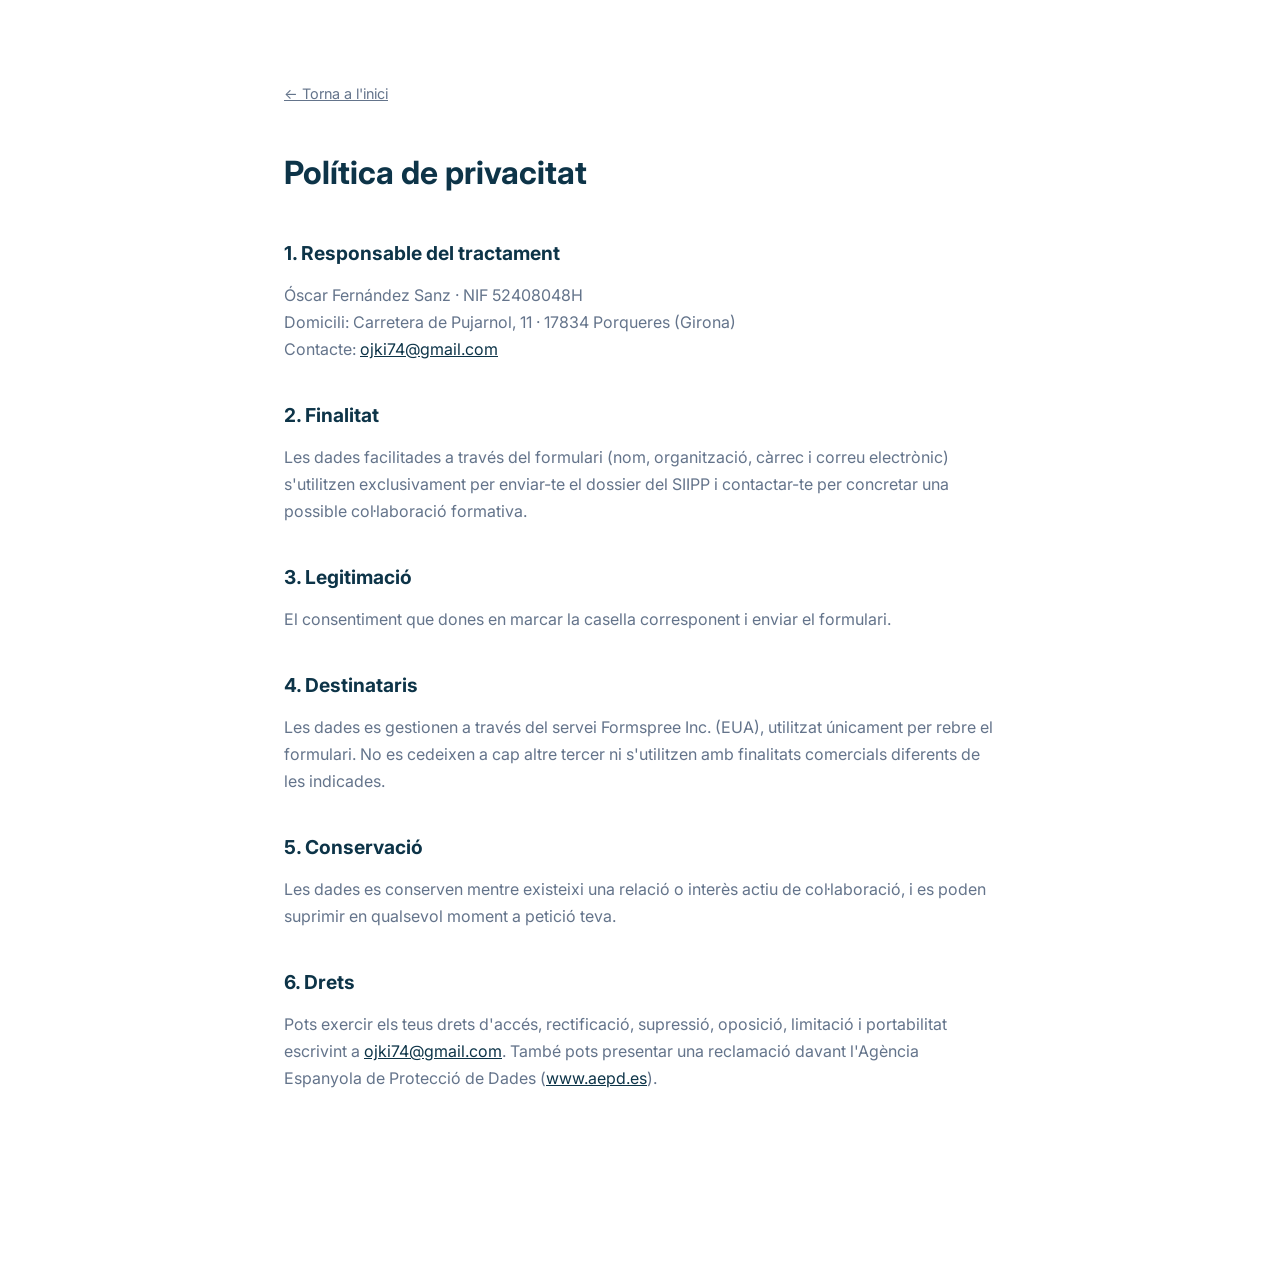
<file: privacitat.html>
<!DOCTYPE html>
<html lang="ca">
<head>
<meta charset="UTF-8">
<meta name="viewport" content="width=device-width, initial-scale=1.0">
<title>Política de privacitat · SIIPP</title>
<link rel="preconnect" href="https://fonts.googleapis.com">
<link href="https://fonts.googleapis.com/css2?family=Inter:wght@300;400;500;600;700;800&display=swap" rel="stylesheet">
<style>
:root{--navy:#0D3448;--text:#1E293B;--text-soft:#64748B;--line:#E7EEF3;}
*{margin:0;padding:0;box-sizing:border-box;}
body{font-family:'Inter',sans-serif;color:var(--text);line-height:1.7;max-width:760px;margin:80px auto;padding:0 24px 100px;}
h1{color:var(--navy);font-size:2rem;margin-bottom:32px;}
h2{color:var(--navy);font-size:1.2rem;margin-top:36px;margin-bottom:12px;}
p{color:var(--text-soft);margin-bottom:12px;}
ul{color:var(--text-soft);margin:0 0 12px 20px;}
a{color:var(--navy);}
.back{display:inline-block;margin-bottom:40px;color:var(--text-soft);font-size:.9rem;}
</style>
</head>
<body>
<a href="index.html" class="back">← Torna a l'inici</a>
<h1>Política de privacitat</h1>

<h2>1. Responsable del tractament</h2>
<p>Óscar Fernández Sanz · NIF 52408048H<br>
Domicili: Carretera de Pujarnol, 11 · 17834 Porqueres (Girona)<br>
Contacte: <a href="mailto:ojki74@gmail.com">ojki74@gmail.com</a></p>

<h2>2. Finalitat</h2>
<p>Les dades facilitades a través del formulari (nom, organització, càrrec i correu electrònic) s'utilitzen exclusivament per enviar-te el dossier del SIIPP i contactar-te per concretar una possible col·laboració formativa.</p>

<h2>3. Legitimació</h2>
<p>El consentiment que dones en marcar la casella corresponent i enviar el formulari.</p>

<h2>4. Destinataris</h2>
<p>Les dades es gestionen a través del servei Formspree Inc. (EUA), utilitzat únicament per rebre el formulari. No es cedeixen a cap altre tercer ni s'utilitzen amb finalitats comercials diferents de les indicades.</p>

<h2>5. Conservació</h2>
<p>Les dades es conserven mentre existeixi una relació o interès actiu de col·laboració, i es poden suprimir en qualsevol moment a petició teva.</p>

<h2>6. Drets</h2>
<p>Pots exercir els teus drets d'accés, rectificació, supressió, oposició, limitació i portabilitat escrivint a <a href="mailto:ojki74@gmail.com">ojki74@gmail.com</a>. També pots presentar una reclamació davant l'Agència Espanyola de Protecció de Dades (<a href="https://www.aepd.es" target="_blank">www.aepd.es</a>).</p>
</body>
</html>
</file>
